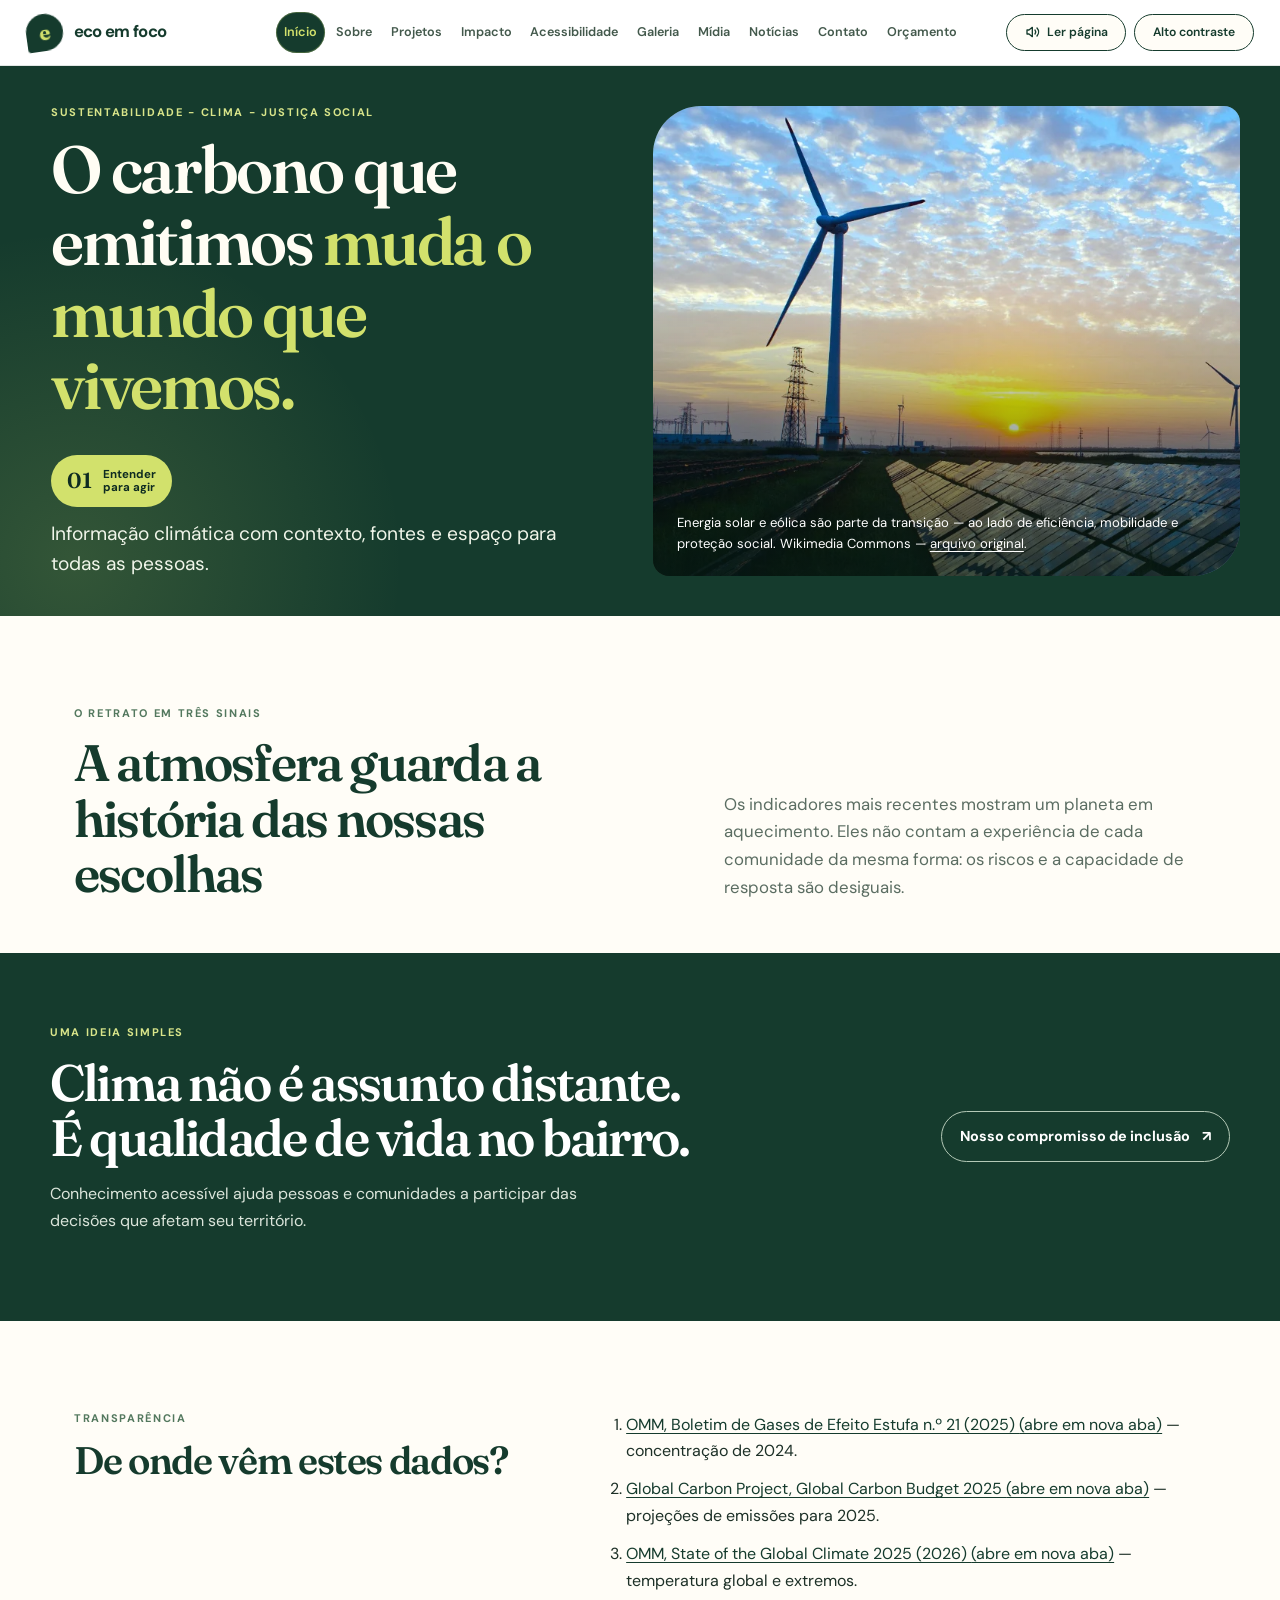
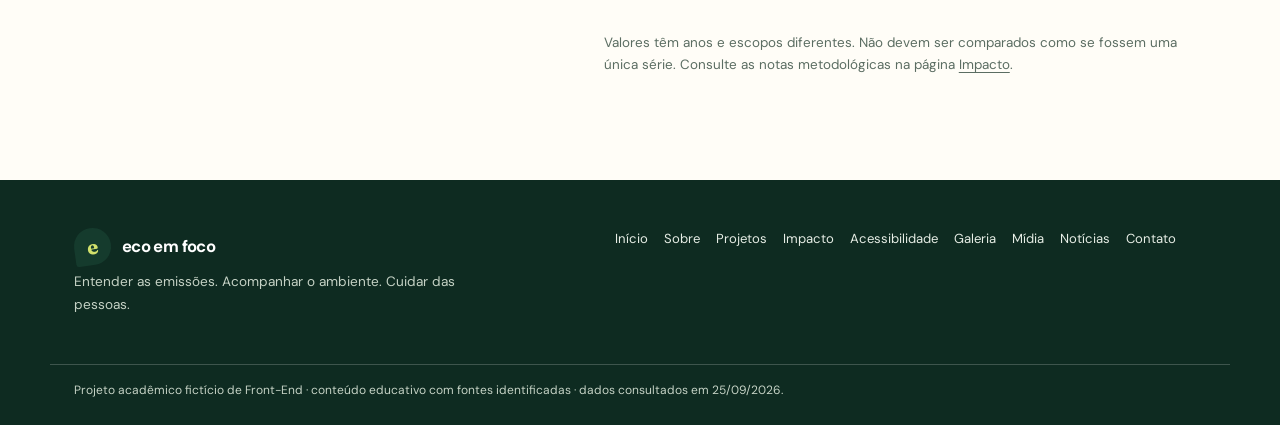
<file: index.html>
<!doctype html>
<html lang="pt-BR">

<head>

  <meta charset="utf-8" />
  <meta name="viewport" content="width=device-width, initial-scale=1" />
  <meta name="description"
    content="Entenda emissões de carbono, clima e justiça social com fontes e linguagem acessível." />

  <meta name="theme-color" content="#153b2d" />
  <title>Início | Eco em Foco</title>
  <link rel="icon" type="image/svg+xml" href="assets/favicon.svg" />
  <link rel="canonical" href="https://ecofoco.up.railway.app/" />
  <meta name="robots" content="index, follow" />
  <meta property="og:site_name" content="Eco em Foco" />

  <meta property="og:title" content="Início | Eco em Foco" />
  <meta property="og:description"
    content="Entenda emissões de carbono, clima e justiça social com fontes e linguagem acessível." />
  <meta property="og:url" content="https://ecofoco.up.railway.app/" />
  <meta property="og:image" content="https://ecofoco.up.railway.app/assets/social-preview.png" />
  <meta property="og:image:width" content="1200" />
  <meta property="og:image:height" content="630" />
  <meta property="og:image:type" content="image/png" />
  <meta property="og:image:alt" content="Marca Eco em Foco e frase Entender para agir pelo clima" />

  <link rel="stylesheet" href="css/styles.css" />
</head>

<body>
  <a class="skip-link" href="#conteudo">Ir para o conteúdo principal</a>

  <header class="site-header">
    <div class="header-inner">
      <a class="brand" href="index.html"><span class="brand-mark"
          aria-hidden="true">e</span><span class="brand-text">eco em foco</span></a>
      <details class="mobile-nav" open>
        <summary aria-label="Abrir menu de navegação">Menu</summary>
        <nav class="main-nav" id="menu-principal" aria-label="Navegação principal">
          <a href="index.html" aria-current="page">Início</a>
          <a href="sobre.html">Sobre</a>
          <a href="projetos.html">Projetos</a>
          <a href="impacto.html">Impacto</a>
          <a href="acessibilidade.html">Acessibilidade</a>
          <a href="galeria.html">Galeria</a>
          <a href="midia.html">Mídia</a>
          <a href="noticias.html">Notícias</a>
          <a href="contato.html">Contato</a>
          <a href="orcamento_hospedagem.html">Orçamento</a>
        </nav>
      </details>
      <div class="accessibility-controls" role="group" aria-label="Ferramentas de acessibilidade">
        <button type="button" data-read-page aria-pressed="false"><svg class="audio-icon" viewBox="0 0 24 24"
            fill="none" stroke="currentColor" stroke-width="2" stroke-linecap="round" stroke-linejoin="round"
            aria-hidden="true" focusable="false">
            <path d="M11 5 6 9H3v6h3l5 4V5Z" />
            <path d="M15 9a5 5 0 0 1 0 6" />
            <path d="M18 6a9 9 0 0 1 0 12" />
          </svg><span class="read-label">Ler página</span></button>
        <button type="button" data-contrast aria-pressed="false"><svg class="contrast-icon" viewBox="0 0 24 24"
            fill="none" stroke="currentColor" stroke-width="2" stroke-linecap="round" stroke-linejoin="round"
            aria-hidden="true" focusable="false">
            <circle cx="12" cy="12" r="9" />
            <path d="M12 3a9 9 0 0 0 0 18V3Z" fill="currentColor" stroke="none" />
          </svg><span class="contrast-label">Alto contraste</span></button>
      </div>
    </div>
  </header>
  <main id="conteudo" tabindex="-1">
    <section class="hero" aria-labelledby="hero-title">

      <div class="hero-title">
        <p class="eyebrow">Sustentabilidade - Clima - Justiça social</p>

        <h1 id="hero-title">
          O carbono que emitimos <em>muda o mundo que vivemos.</em>
        </h1>

        <p class="hero-stamp">
          <span aria-hidden="true">01</span><span>Entender<br />para agir</span>
        </p>

        <p class="hero-note">
          Informação climática com contexto, fontes e espaço para todas as
          pessoas.
        </p>
      </div>

      <figure class="hero-photo">
        <picture>
          <source srcset="assets/renewable-energy-grid.webp" type="image/webp" />
          <img src="https://commons.wikimedia.org/wiki/Special:FilePath/Renewable_Energy_on_the_Grid.jpg"
            alt="Painéis solares e turbinas eólicas ligados à rede elétrica" width="886" height="621" />
        </picture>
        <figcaption>
          Energia solar e eólica são parte da transição — ao lado de
          eficiência, mobilidade e proteção social.
          Wikimedia Commons —
          <a href="https://commons.wikimedia.org/wiki/File:Renewable_Energy_on_the_Grid.jpg">arquivo original</a>.
        </figcaption>
      </figure>

    </section>
    <section class="section intro-grid" aria-labelledby="intro-title">
      <div>
        <p class="eyebrow eyebrow-dark">O retrato em três sinais</p>
        <h2 id="intro-title">
          A atmosfera guarda a história das nossas escolhas
        </h2>
      </div>

      <p class="section-lede">
        Os indicadores mais recentes mostram um planeta em aquecimento. Eles
        não contam a experiência de cada comunidade da mesma forma: os riscos
        e a capacidade de resposta são desiguais.
      </p>
    </section>
    <section class="section dark-band" aria-labelledby="clima-bairro-title">
      <div>
        <p class="eyebrow">Uma ideia simples</p>
        <h2 id="clima-bairro-title">
          Clima não é assunto distante. É qualidade de vida no bairro.
        </h2>
        <p>
          Conhecimento acessível ajuda pessoas e comunidades a participar das
          decisões que afetam seu território.
        </p>
      </div>
      <a class="button button-outline" href="acessibilidade.html">Nosso compromisso de inclusão <span
          aria-hidden="true">↗</span></a>
    </section>

    <section class="section source-strip" id="fontes" aria-labelledby="sources-title">
      <div>
        <p class="eyebrow eyebrow-dark">Transparência</p>
        <h2 id="sources-title">De onde vêm estes dados?</h2>
      </div>
      <ol class="source-list">
        <li>
          <a href="https://wmo.int/resources/publication-series/greenhouse-gas-bulletin/wmo-greenhouse-gas-bulletin-no-21"
            target="_blank" rel="noopener noreferrer">OMM, Boletim de Gases de Efeito Estufa n.º 21 (2025)
            <span class="visually-hidden">(abre em nova aba)</span></a>
          — concentração de 2024.
        </li>
        <li>
          <a href="https://globalcarbonbudget.org/fossil-fuel-co2-emissions-hit-record-high-in-2025/" target="_blank"
            rel="noopener noreferrer">Global Carbon Project, Global Carbon Budget 2025
            <span class="visually-hidden">(abre em nova aba)</span></a>
          — projeções de emissões para 2025.
        </li>
        <li>
          <a href="https://wmo.int/publication-series/state-of-global-climate/state-of-global-climate-2025"
            target="_blank" rel="noopener noreferrer">OMM, State of the Global Climate 2025 (2026)
            <span class="visually-hidden">(abre em nova aba)</span></a>
          — temperatura global e extremos.
        </li>
      </ol>
      <p class="small-note">
        Valores têm anos e escopos diferentes. Não devem ser comparados como
        se fossem uma única série. Consulte as notas metodológicas na página
        <a href="impacto.html">Impacto</a>.
      </p>
    </section>
  </main>

  <footer class="site-footer">
    <div class="footer-inner">
      <div>
        <a class="brand footer-brand" href="index.html"><span
            class="brand-mark" aria-hidden="true">e</span><span class="brand-text">eco em foco</span></a>
        <p>
          Entender as emissões. Acompanhar o ambiente. Cuidar das pessoas.
        </p>
      </div>

      <nav class="footer-links" aria-label="Navegação no rodapé">
        <a href="index.html" aria-current="page">Início</a>
        <a href="sobre.html">Sobre</a>
        <a href="projetos.html">Projetos</a>
        <a href="impacto.html">Impacto</a>
        <a href="acessibilidade.html">Acessibilidade</a>
        <a href="galeria.html">Galeria</a>
        <a href="midia.html">Mídia</a>
        <a href="noticias.html">Notícias</a>
        <a href="contato.html">Contato</a>
      </nav>
    </div>
    <div class="footer-bottom">
      Projeto acadêmico fictício de Front-End · conteúdo educativo com fontes
      identificadas · dados consultados em 25/09/2026.
    </div>
  </footer>
  <script src="js/acessibilidade.js" defer></script>
  <script src="https://vlibras.gov.br/app/vlibras-plugin.js" defer></script>
</body>

</html>
</file>
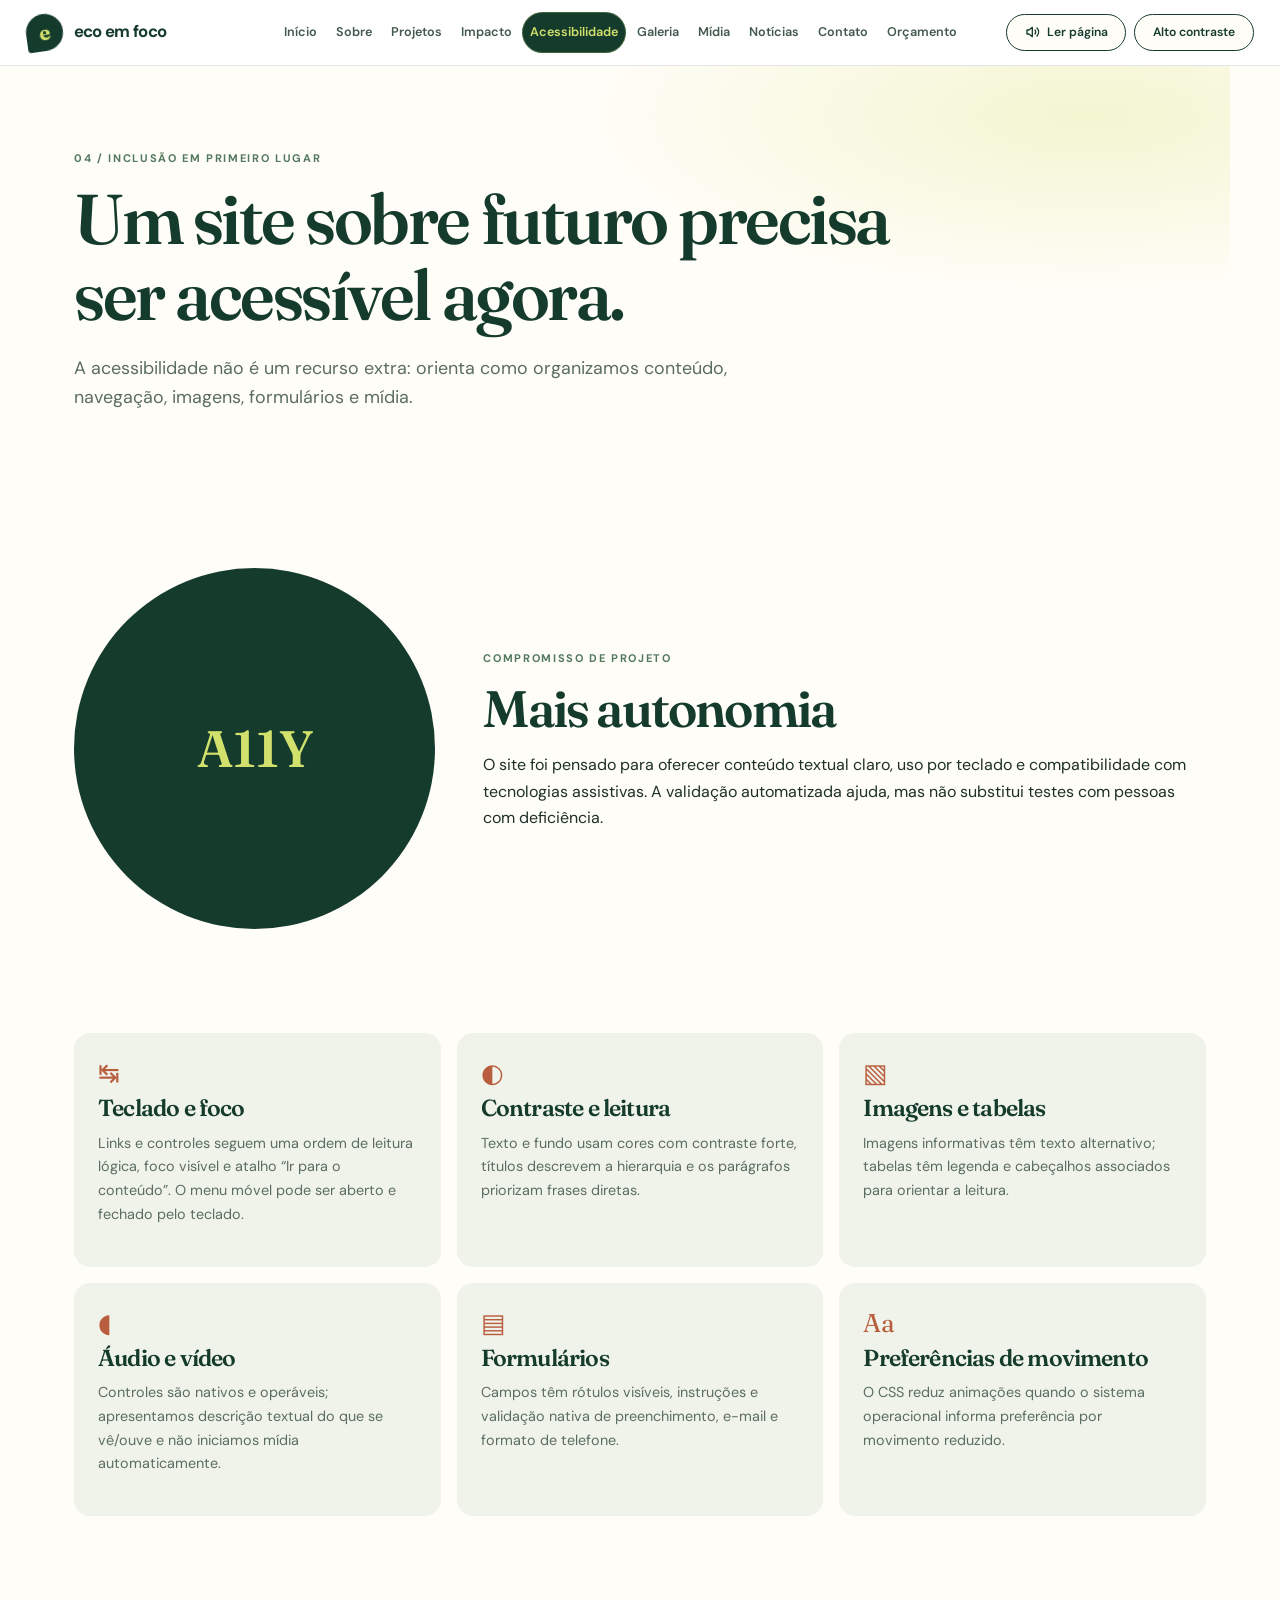
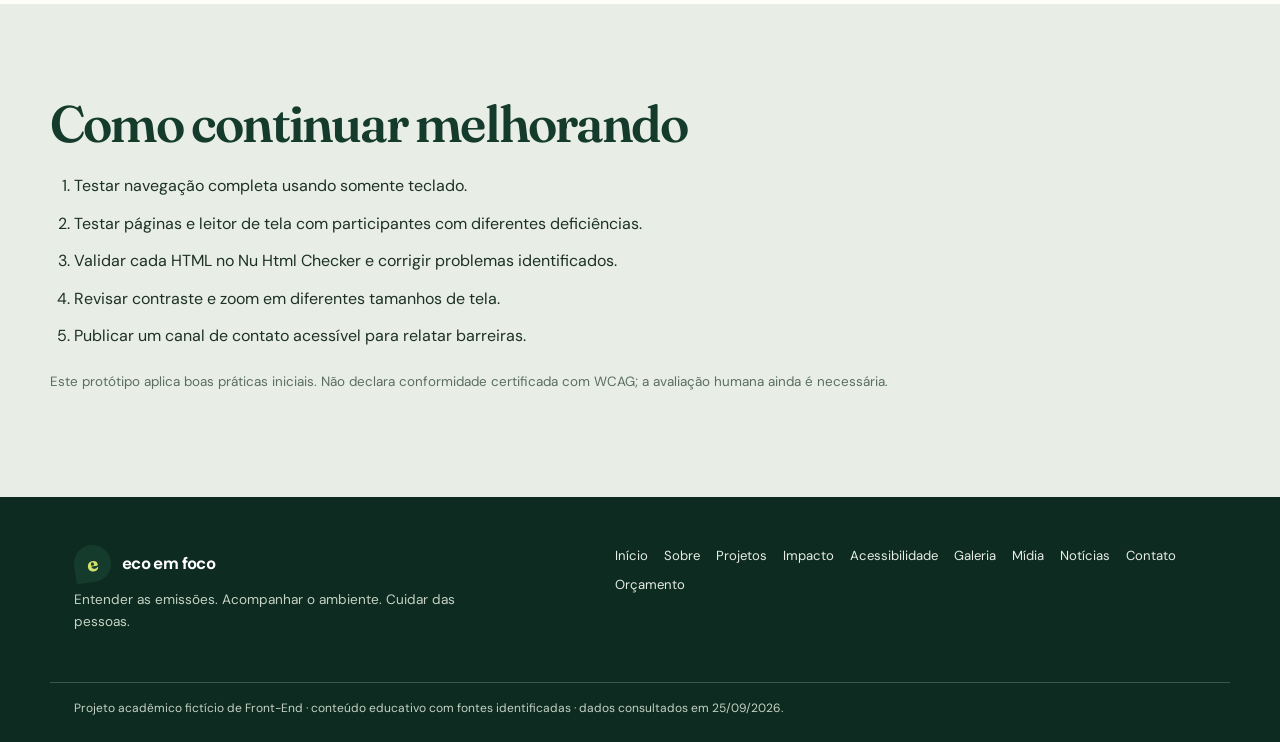
<file: acessibilidade.html>
<!doctype html>
<html lang="pt-BR">

<head>
  <!-- Metadados básicos para idioma, adaptação a telas e descrição nos buscadores. -->
  <meta charset="utf-8" />
  <meta name="viewport" content="width=device-width, initial-scale=1" />
  <meta name="description" content="Conheça os recursos de acessibilidade e inclusão do Eco em Foco." />
  <meta name="theme-color" content="#153b2d" />
  <title>Acessibilidade | Eco em Foco</title>
  <link rel="icon" type="image/svg+xml" href="assets/favicon.svg" />
  <link rel="canonical" href="https://ecofoco.up.railway.app/acessibilidade.html" />
  <meta name="robots" content="index, follow" />

  <meta property="og:type" content="website" />
  <meta property="og:site_name" content="Eco em Foco" />
  <meta property="og:title" content="Mídia | Eco em Foco" />
  <meta property="og:description" content="Acesse vídeos e áudio educativos sobre clima e sustentabilidade." />
  <meta property="og:url" content="https://ecofoco.up.railway.app/midia.html" />

  <meta property="og:image" content="https://ecofoco.up.railway.app/assets/social-preview.png" />
  <meta property="og:image:width" content="1200" />
  <meta property="og:image:height" content="630" />
  <meta property="og:image:type" content="image/png" />
  <meta property="og:image:alt" content="Marca Eco em Foco e frase Entender para agir pelo clima">

  <!-- CSS compartilhado mantém identidade e comportamento consistentes nas dez páginas. -->
  <link rel="stylesheet" href="css/styles.css" />
  <!--
    Aprendendo HTML:
    - <a> cria um link. O atributo href="..." diz para onde ele leva.
    - class="..." funciona como uma categoria: vários elementos podem ter a mesma classe e receber o mesmo estilo.
    - id="..." identifica um elemento único, como um nome especial para esse bloco da página.
    - aria-label="..." ajuda leitores de tela a entenderem o que o elemento faz.
  -->
</head>

<body>
  <a class="skip-link" href="#conteudo">Ir para o conteúdo principal</a>
  <!-- Cabeçalho e navegação globais: o estado atual da página é anunciado por aria-current. -->
  <header class="site-header">
    <div class="header-inner">
      <a class="brand" href="index.html"><span class="brand-mark"
          aria-hidden="true">e</span><span class="brand-text">eco em foco</span></a>
      <details class="mobile-nav" open>
        <summary aria-label="Abrir menu de navegação">Menu</summary>
        <nav class="main-nav" id="menu-principal" aria-label="Navegação principal">
          <a href="index.html">Início</a>
          <a href="sobre.html">Sobre</a>
          <a href="projetos.html">Projetos</a>
          <a href="impacto.html">Impacto</a>
          <a href="acessibilidade.html" aria-current="page">Acessibilidade</a>
          <a href="galeria.html">Galeria</a>
          <a href="midia.html">Mídia</a>
          <a href="noticias.html">Notícias</a>
          <a href="contato.html">Contato</a>
          <a href="orcamento_hospedagem.html">Orçamento</a>
        </nav>
      </details>
      <div class="accessibility-controls" role="group" aria-label="Ferramentas de acessibilidade">
        <button type="button" data-read-page aria-pressed="false"><svg class="audio-icon" viewBox="0 0 24 24"
            fill="none" stroke="currentColor" stroke-width="2" stroke-linecap="round" stroke-linejoin="round"
            aria-hidden="true" focusable="false">
            <path d="M11 5 6 9H3v6h3l5 4V5Z" />
            <path d="M15 9a5 5 0 0 1 0 6" />
            <path d="M18 6a9 9 0 0 1 0 12" />
          </svg><span class="read-label">Ler página</span></button>
        <button type="button" data-contrast aria-pressed="false"><svg class="contrast-icon" viewBox="0 0 24 24"
            fill="none" stroke="currentColor" stroke-width="2" stroke-linecap="round" stroke-linejoin="round"
            aria-hidden="true" focusable="false">
            <circle cx="12" cy="12" r="9" />
            <path d="M12 3a9 9 0 0 0 0 18V3Z" fill="currentColor" stroke="none" />
          </svg><span class="contrast-label">Alto contraste</span></button>
      </div>
    </div>
  </header>
  <!-- main fornece um único destino para o atalho de navegação por teclado. -->
  <main id="conteudo">
    <section class="page-hero">
      <p class="eyebrow eyebrow-dark">04 / inclusão em primeiro lugar</p>
      <h1>Um site sobre futuro precisa ser acessível agora.</h1>
      <p class="page-intro">
        A acessibilidade não é um recurso extra: orienta como organizamos
        conteúdo, navegação, imagens, formulários e mídia.
      </p>
    </section>
    <section class="section access-intro">
      <div class="access-number" aria-hidden="true">A11Y</div>
      <div>
        <p class="eyebrow eyebrow-dark">Compromisso de projeto</p>
        <h2>Mais autonomia</h2>
        <p>
          O site foi pensado para oferecer conteúdo textual claro, uso por
          teclado e compatibilidade com tecnologias assistivas. A validação
          automatizada ajuda, mas não substitui testes com pessoas com
          deficiência.
        </p>
      </div>
    </section>
    <section class="section access-grid">
      <article>
        <span class="access-icon" aria-hidden="true">↹</span>
        <h3>Teclado e foco</h3>
        <p>
          Links e controles seguem uma ordem de leitura lógica, foco visível e
          atalho “Ir para o conteúdo”. O menu móvel pode ser aberto e fechado
          pelo teclado.
        </p>
      </article>
      <article>
        <span class="access-icon" aria-hidden="true">◐</span>
        <h3>Contraste e leitura</h3>
        <p>
          Texto e fundo usam cores com contraste forte, títulos descrevem a
          hierarquia e os parágrafos priorizam frases diretas.
        </p>
      </article>
      <article>
        <span class="access-icon" aria-hidden="true">▧</span>
        <h3>Imagens e tabelas</h3>
        <p>
          Imagens informativas têm texto alternativo; tabelas têm legenda e
          cabeçalhos associados para orientar a leitura.
        </p>
      </article>
      <article>
        <span class="access-icon" aria-hidden="true">◖</span>
        <h3>Áudio e vídeo</h3>
        <p>
          Controles são nativos e operáveis; apresentamos descrição textual do
          que se vê/ouve e não iniciamos mídia automaticamente.
        </p>
      </article>
      <article>
        <span class="access-icon" aria-hidden="true">▤</span>
        <h3>Formulários</h3>
        <p>
          Campos têm rótulos visíveis, instruções e validação nativa de
          preenchimento, e-mail e formato de telefone.
        </p>
      </article>
      <article>
        <span class="access-icon" aria-hidden="true">Aa</span>
        <h3>Preferências de movimento</h3>
        <p>
          O CSS reduz animações quando o sistema operacional informa
          preferência por movimento reduzido.
        </p>
      </article>
    </section>
    <section class="section access-next">
      <h2>Como continuar melhorando</h2>
      <ol>
        <li>Testar navegação completa usando somente teclado.</li>
        <li>
          Testar páginas e leitor de tela com participantes com diferentes
          deficiências.
        </li>
        <li>
          Validar cada HTML no Nu Html Checker e corrigir problemas
          identificados.
        </li>
        <li>Revisar contraste e zoom em diferentes tamanhos de tela.</li>
        <li>
          Publicar um canal de contato acessível para relatar barreiras.
        </li>
      </ol>
      <p class="small-note">
        Este protótipo aplica boas práticas iniciais. Não declara conformidade
        certificada com WCAG; a avaliação humana ainda é necessária.
      </p>
    </section>
  </main>
  <!-- Rodapé repetido oferece caminhos globais e identifica o caráter educativo do projeto. -->
  <footer class="site-footer">
    <div class="footer-inner">
      <div>
        <a class="brand footer-brand" href="index.html"><span class="brand-mark" aria-hidden="true">e</span><span
            class="brand-text">eco em foco</span></a>
        <p>
          Entender as emissões. Acompanhar o ambiente. Cuidar das pessoas.
        </p>
      </div>
      <nav class="footer-links" aria-label="Navegação no rodapé">
        <a href="index.html">Início</a>
        <a href="sobre.html">Sobre</a>
        <a href="projetos.html">Projetos</a>
        <a href="impacto.html">Impacto</a>
        <a href="acessibilidade.html" aria-current="page">Acessibilidade</a>
        <a href="galeria.html">Galeria</a>
        <a href="midia.html">Mídia</a>
        <a href="noticias.html">Notícias</a>
        <a href="contato.html">Contato</a>
        <a href="orcamento_hospedagem.html">Orçamento</a>
      </nav>
    </div>
    <div class="footer-bottom">
      Projeto acadêmico fictício de Front-End · conteúdo educativo com fontes
      identificadas · dados consultados em 25/09/2026.
    </div>
  </footer>
  <script src="js/acessibilidade.js" defer></script>
  <script src="https://vlibras.gov.br/app/vlibras-plugin.js" defer></script>
</body>

</html>
</file>
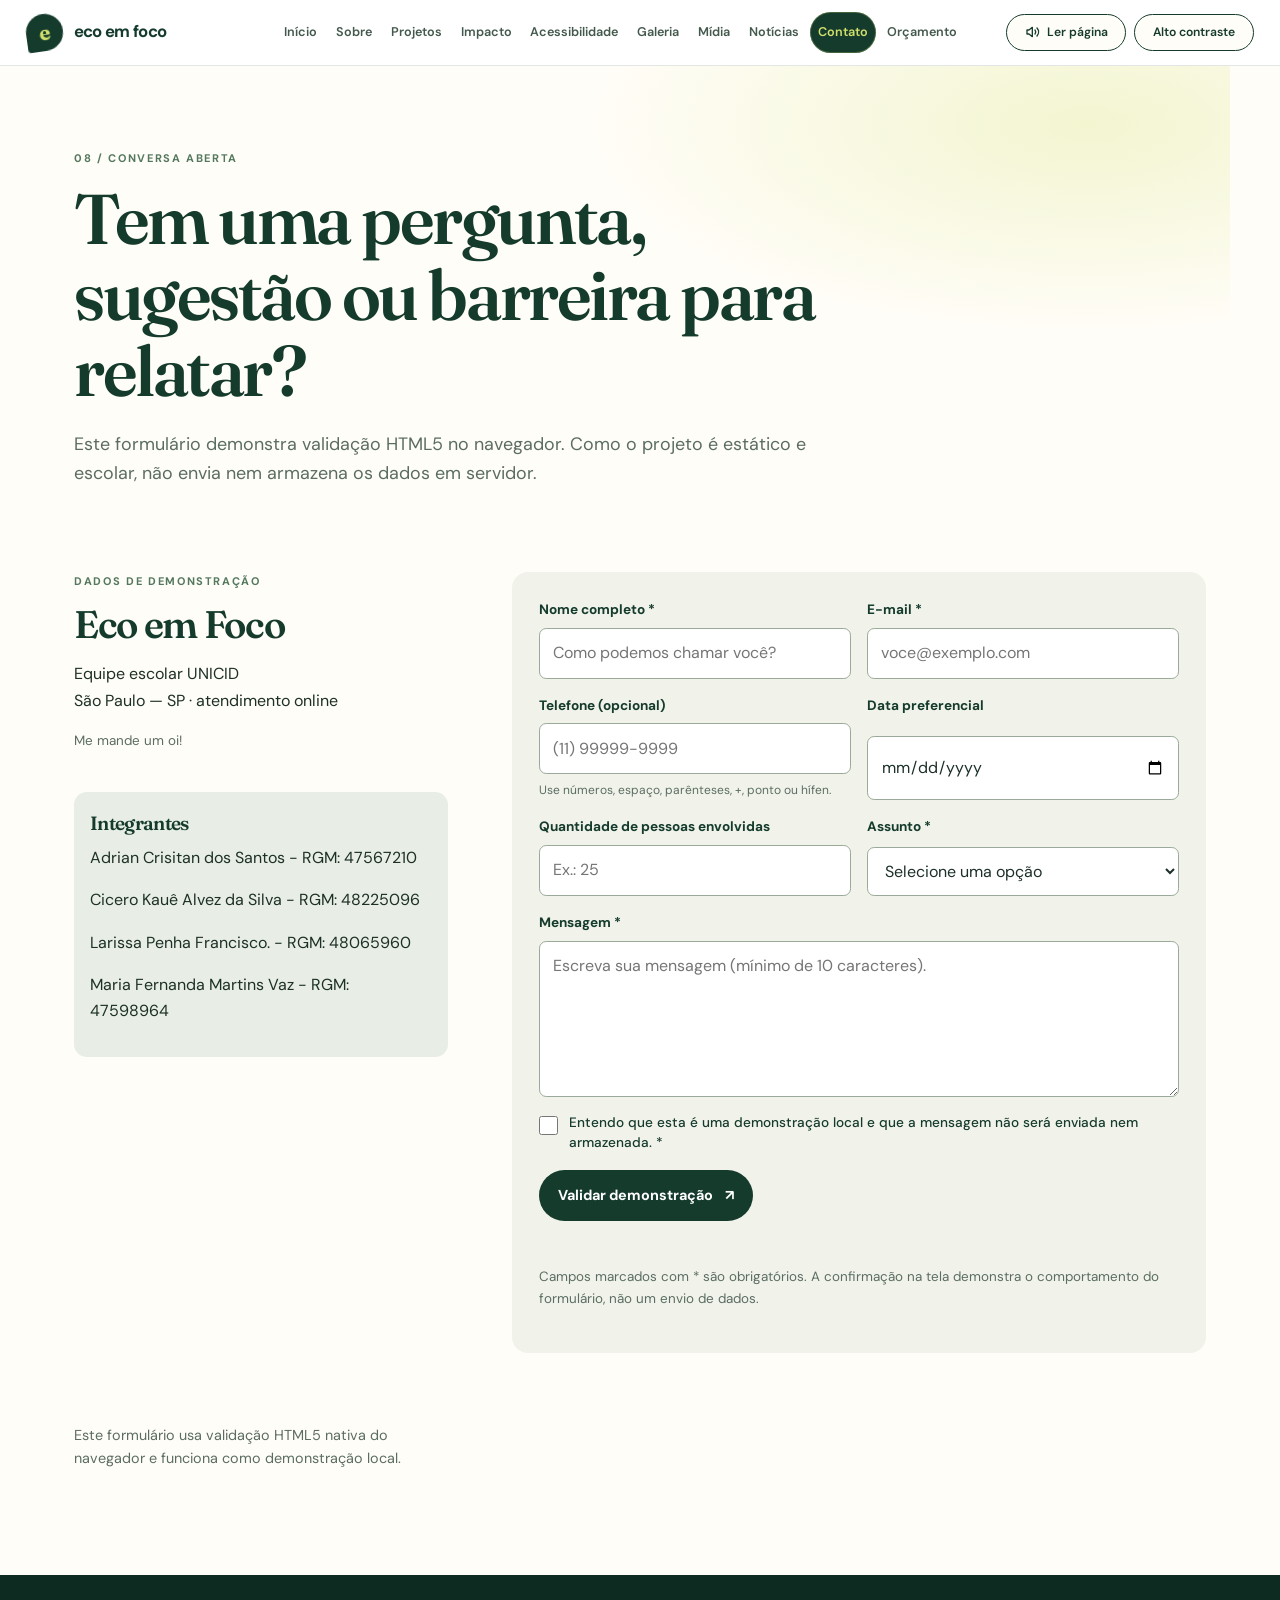
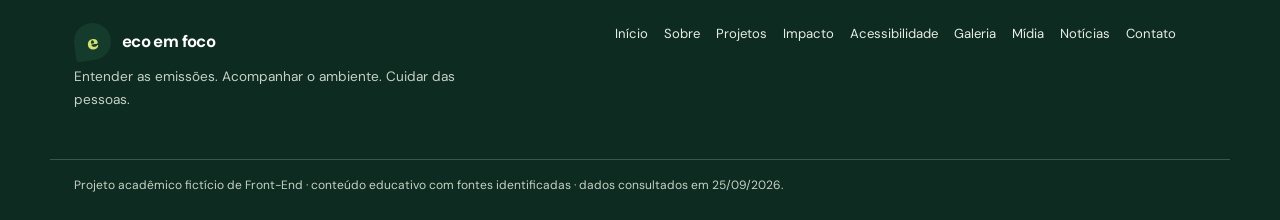
<file: contato.html>
<!doctype html>
<html lang="pt-BR">

<head>

  <meta charset="utf-8" />
  <meta name="viewport" content="width=device-width, initial-scale=1" />
  <meta name="description" content="Entre em contato com a equipe do projeto Eco em Foco." />
  <meta name="theme-color" content="#153b2d" />
  <title>Contato | Eco em Foco</title>
  <link rel="icon" type="image/svg+xml" href="assets/favicon.svg" />
  <link rel="canonical" href="https://ecofoco.up.railway.app/contato.html" />
  <meta name="robots" content="index, follow" />

  <meta property="og:type" content="website" />
  <meta property="og:site_name" content="Eco em Foco" />
  <meta property="og:title" content="Mídia | Eco em Foco" />
  <meta property="og:description" content="Acesse vídeos e áudio educativos sobre clima e sustentabilidade." />
  <meta property="og:url" content="https://ecofoco.up.railway.app/midia.html" />

  <meta property="og:image" content="https://ecofoco.up.railway.app/assets/social-preview.png" />
  <meta property="og:image:width" content="1200" />
  <meta property="og:image:height" content="630" />
  <meta property="og:image:type" content="image/png" />
  <meta property="og:image:alt" content="Marca Eco em Foco e frase Entender para agir pelo clima">

  <link rel="stylesheet" href="css/styles.css" />

</head>

<body>
  <a class="skip-link" href="#conteudo">Ir para o conteúdo principal</a>

  <header class="site-header">
    <div class="header-inner">
      <a class="brand" href="index.html"><span class="brand-mark"
          aria-hidden="true">e</span><span class="brand-text">eco em foco</span></a>
      <details class="mobile-nav" open>
        <summary aria-label="Abrir menu de navegação">Menu</summary>
        <nav class="main-nav" id="menu-principal" aria-label="Navegação principal">
          <a href="index.html">Início</a>
          <a href="sobre.html">Sobre</a>
          <a href="projetos.html">Projetos</a>
          <a href="impacto.html">Impacto</a>
          <a href="acessibilidade.html">Acessibilidade</a>
          <a href="galeria.html">Galeria</a>
          <a href="midia.html">Mídia</a>
          <a href="noticias.html">Notícias</a>
          <a href="contato.html" aria-current="page">Contato</a>
          <a href="orcamento_hospedagem.html">Orçamento</a>
        </nav>
      </details>
      <div class="accessibility-controls" role="group" aria-label="Ferramentas de acessibilidade">
        <button type="button" data-read-page aria-pressed="false"><svg class="audio-icon" viewBox="0 0 24 24"
            fill="none" stroke="currentColor" stroke-width="2" stroke-linecap="round" stroke-linejoin="round"
            aria-hidden="true" focusable="false">
            <path d="M11 5 6 9H3v6h3l5 4V5Z" />
            <path d="M15 9a5 5 0 0 1 0 6" />
            <path d="M18 6a9 9 0 0 1 0 12" />
          </svg><span class="read-label">Ler página</span></button>
        <button type="button" data-contrast aria-pressed="false"><svg class="contrast-icon" viewBox="0 0 24 24"
            fill="none" stroke="currentColor" stroke-width="2" stroke-linecap="round" stroke-linejoin="round"
            aria-hidden="true" focusable="false">
            <circle cx="12" cy="12" r="9" />
            <path d="M12 3a9 9 0 0 0 0 18V3Z" fill="currentColor" stroke="none" />
          </svg><span class="contrast-label">Alto contraste</span></button>
      </div>
    </div>
  </header>

  <main id="conteudo">
    <section class="page-hero">
      <p class="eyebrow eyebrow-dark">08 / conversa aberta</p>
      <h1>Tem uma pergunta, sugestão ou barreira para relatar?</h1>
      <p class="page-intro">
        Este formulário demonstra validação HTML5 no navegador. Como o projeto
        é estático e escolar, não envia nem armazena os dados em servidor.
      </p>
    </section>
    <section class="section contact-layout">
      <div class="contact-aside">
        <p class="eyebrow eyebrow-dark">Dados de demonstração</p>
        <h2>Eco em Foco</h2>
        <p>Equipe escolar UNICID<br />São Paulo — SP · atendimento online</p>

        <p class="small-note">Me mande um oi!</p>

        <div class="team-note">
          <h3>Integrantes</h3>
          <p>Adrian Crisitan dos Santos - RGM: 47567210</p>
          <p>Cicero Kauê Alvez da Silva - RGM: 48225096</p>
          <p>Larissa Penha Francisco. - RGM: 48065960</p>
          <p>Maria Fernanda Martins Vaz - RGM: 47598964 </p>

        </div>

      </div>
      <form class="contact-form" aria-label="Formulário de contato">
        <div class="form-row">
          <div class="form-field">
            <label for="nome">Nome completo <span aria-hidden="true">*</span></label><input id="nome" name="nome"
              type="text" autocomplete="name" required minlength="2" placeholder="Como podemos chamar você?" />
          </div>
          <div class="form-field">
            <label for="email">E-mail <span aria-hidden="true">*</span></label><input id="email" name="email"
              type="email" autocomplete="email" required placeholder="voce@exemplo.com" />
          </div>
        </div>
        <div class="form-row">
          <div class="form-field">
            <label for="telefone">Telefone (opcional)</label><input id="telefone" name="telefone" type="tel"
              autocomplete="tel" inputmode="tel" pattern="[0-9()+ .-]{8,20}" aria-describedby="telefone-ajuda"
              placeholder="(11) 99999-9999" />
            <small id="telefone-ajuda">Use números, espaço, parênteses, +, ponto ou hífen.
            </small>
          </div>
          <div class="form-field">
            <label for="data-contato">Data preferencial</label><input id="data-contato" name="data-contato"
              type="date" />
          </div>
        </div>
        <div class="form-row">
          <div class="form-field">
            <label for="quantidade">Quantidade de pessoas envolvidas</label><input id="quantidade" name="quantidade"
              type="number" min="1" max="1000" step="1" placeholder="Ex.: 25" />
          </div>
          <div class="form-field">
            <label for="assunto">Assunto <span aria-hidden="true">*</span></label><select id="assunto" name="assunto"
              required>
              <option value="">Selecione uma opção</option>
              <option value="duvida">Dúvida sobre carbono e clima</option>
              <option value="acessibilidade">
                Acessibilidade ou inclusão
              </option>
              <option value="sugestao">Sugestão de conteúdo</option>
              <option value="outro">Outro assunto</option>
            </select>
          </div>
        </div>
        <div class="form-field">
          <label for="mensagem">Mensagem <span aria-hidden="true">*</span></label><textarea id="mensagem"
            name="mensagem" rows="5" required minlength="10"
            placeholder="Escreva sua mensagem (mínimo de 10 caracteres)."></textarea>
        </div>
        <div class="form-consent">
          <input id="consentimento" name="consentimento" type="checkbox" required />
          <label for="consentimento">
            Entendo que esta é uma demonstração local e que a mensagem não
            será enviada nem armazenada.
            <span aria-hidden="true">*</span>
          </label>
        </div>
        <button class="button button-dark" type="submit">
          Validar demonstração <span aria-hidden="true">↗</span>
        </button>
        <p id="form-feedback" class="form-feedback" role="status" aria-live="polite">
        </p>
        <p class="small-note">
          Campos marcados com * são obrigatórios. A confirmação na tela
          demonstra o comportamento do formulário, não um envio de dados.
        </p>

      </form>
      <p class="form-static-note">
        Este formulário usa validação HTML5 nativa do navegador e funciona
        como demonstração local.
      </p>
    </section>
  </main>

  <footer class="site-footer">
    <div class="footer-inner">
      <div>
        <a class="brand footer-brand" href="index.html">
          <span class="brand-mark" aria-hidden="true">e</span>
          <span class="brand-text">eco em foco</span>
        </a>
        <p>
          Entender as emissões. Acompanhar o ambiente. Cuidar das pessoas.
        </p>
      </div>
      <nav class="footer-links" aria-label="Navegação no rodapé">
        <a href="index.html">Início</a>
        <a href="sobre.html">Sobre</a>
        <a href="projetos.html">Projetos</a>
        <a href="impacto.html">Impacto</a>
        <a href="acessibilidade.html">Acessibilidade</a>
        <a href="galeria.html">Galeria</a>
        <a href="midia.html">Mídia</a>
        <a href="noticias.html">Notícias</a>
        <a href="contato.html" aria-current="page">Contato</a>
      </nav>
    </div>
    <div class="footer-bottom">
      Projeto acadêmico fictício de Front-End · conteúdo educativo com fontes
      identificadas · dados consultados em 25/09/2026.
    </div>
  </footer>
  <script src="js/acessibilidade.js" defer></script>
  <script src="https://vlibras.gov.br/app/vlibras-plugin.js" defer></script>
</body>

</html>
</file>
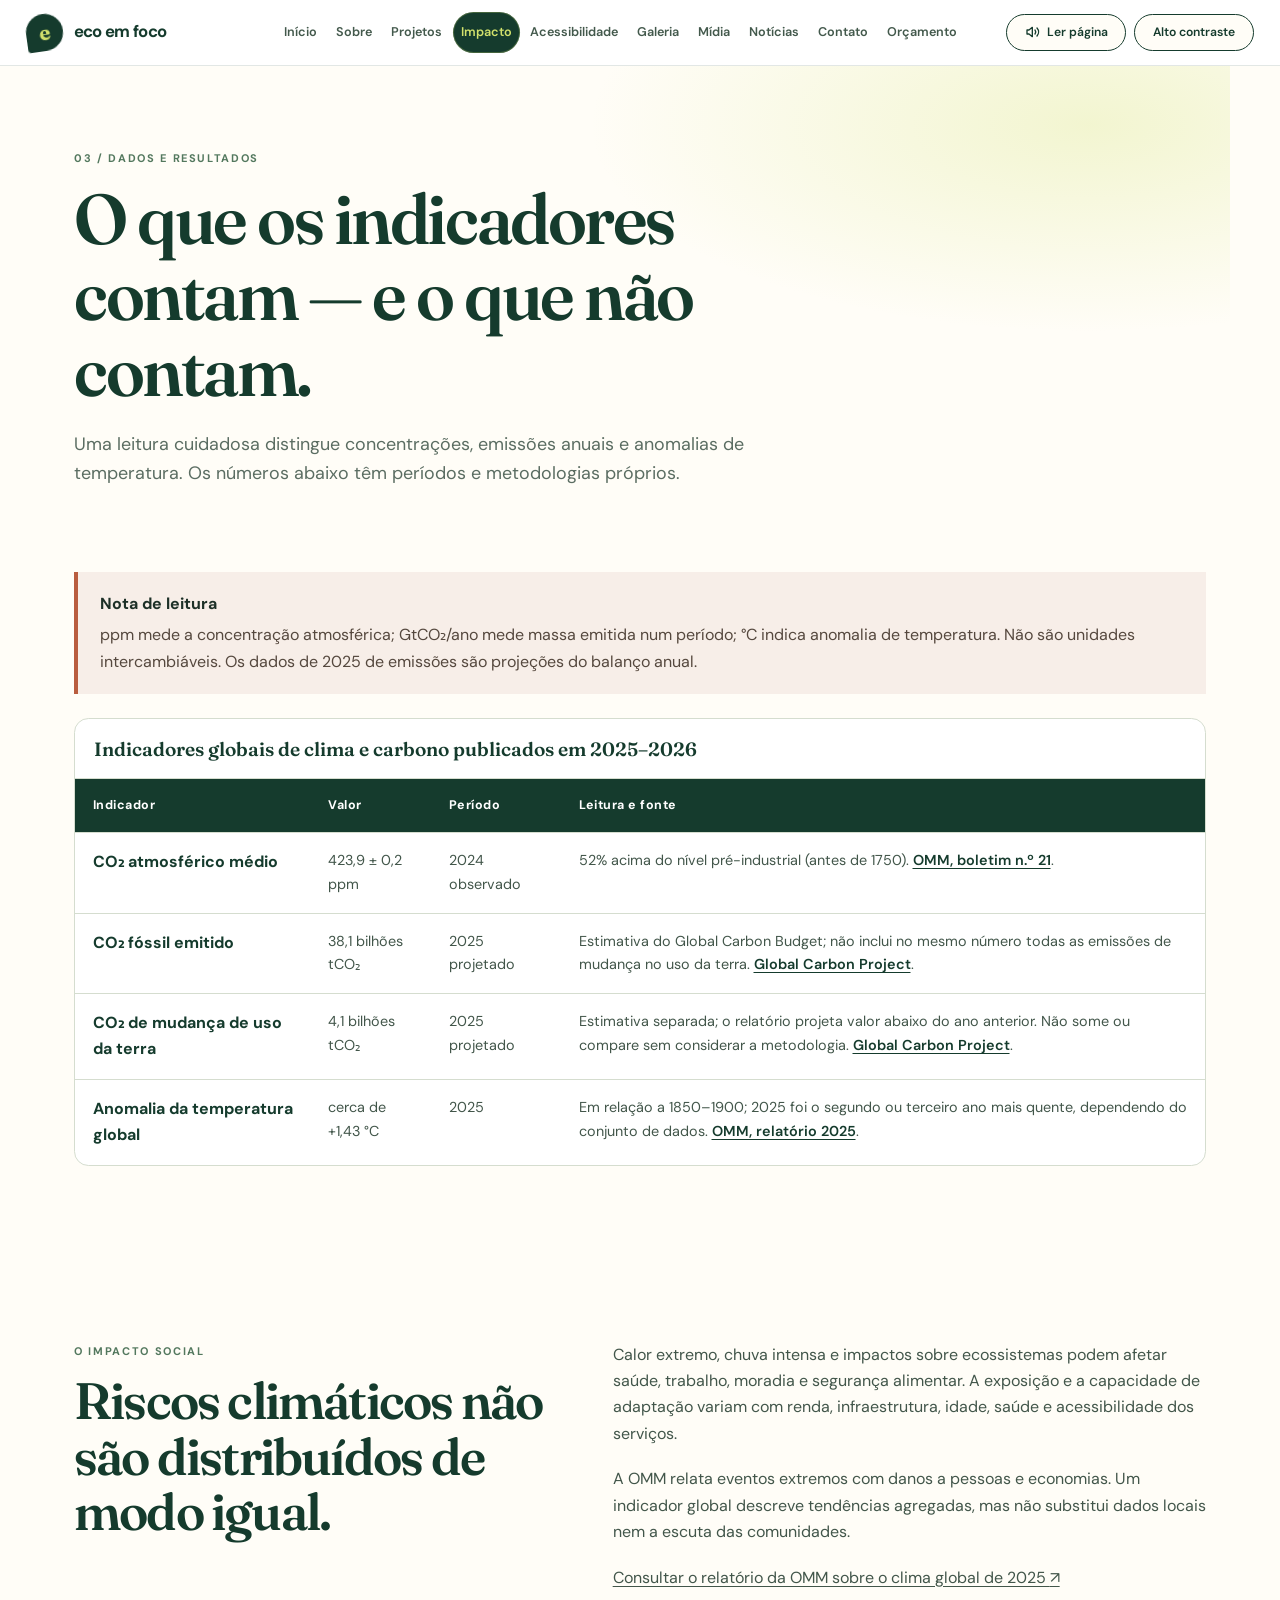
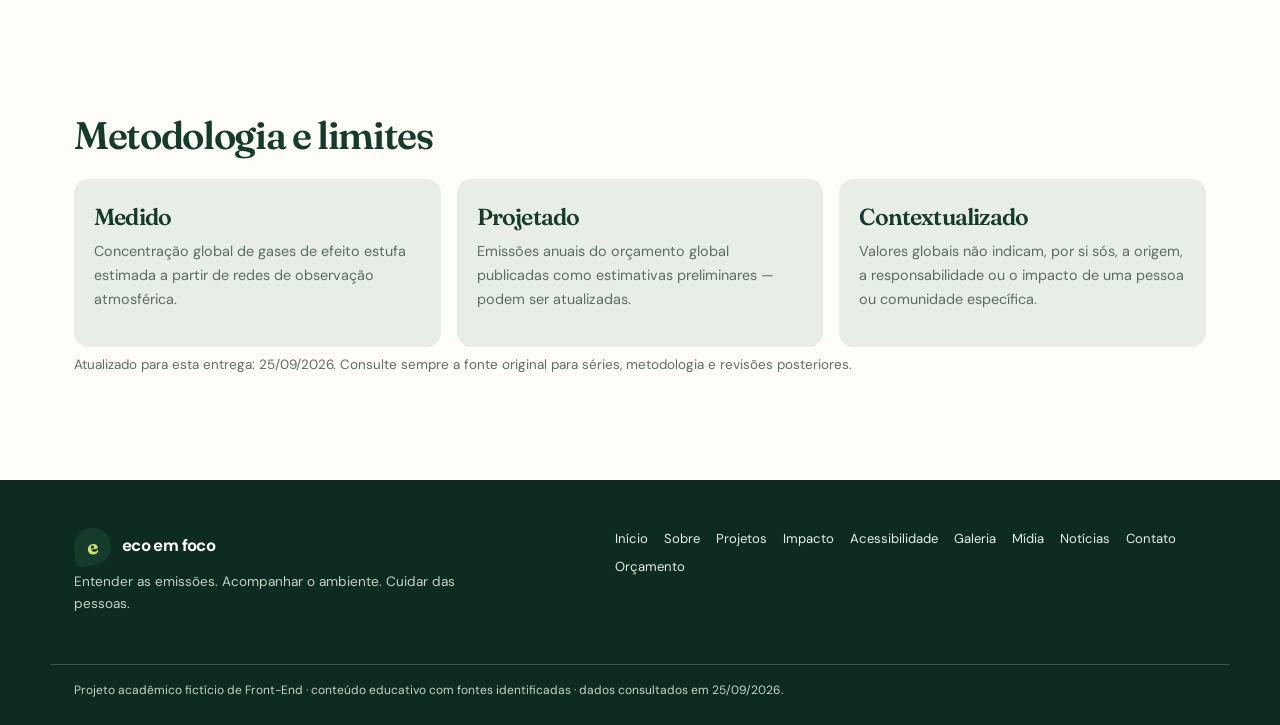
<file: impacto.html>
<!doctype html>
<html lang="pt-BR">

<head>
  <!-- Metadados básicos para idioma, adaptação a telas e descrição nos buscadores. -->
  <meta charset="utf-8" />
  <meta name="viewport" content="width=device-width, initial-scale=1" />
  <meta name="description"
    content="Explore dados e fontes sobre emissões de carbono, aquecimento global e impacto social." />
  <meta name="theme-color" content="#153b2d" />
  <title>Impacto | Eco em Foco</title>
  <link rel="icon" type="image/svg+xml" href="assets/favicon.svg" />
  <link rel="canonical" href="https://ecofoco.up.railway.app/impacto.html" />
  <meta name="robots" content="index, follow" />

  <meta property="og:type" content="website" />
  <meta property="og:site_name" content="Eco em Foco" />
  <meta property="og:title" content="Mídia | Eco em Foco" />
  <meta property="og:description" content="Acesse vídeos e áudio educativos sobre clima e sustentabilidade." />
  <meta property="og:url" content="https://ecofoco.up.railway.app/midia.html" />

  <meta property="og:image" content="https://ecofoco.up.railway.app/assets/social-preview.png" />
  <meta property="og:image:width" content="1200" />
  <meta property="og:image:height" content="630" />
  <meta property="og:image:type" content="image/png" />
  <meta property="og:image:alt" content="Marca Eco em Foco e frase Entender para agir pelo clima">

  <!-- CSS compartilhado mantém identidade e comportamento consistentes nas dez páginas. -->
  <link rel="stylesheet" href="css/styles.css" />
  <!--
    Aprendendo HTML:
    - <a> cria um link. O atributo href="..." diz para onde ele leva.
    - class="..." funciona como uma categoria: vários elementos podem ter a mesma classe e receber o mesmo estilo.
    - id="..." identifica um elemento único, como um nome especial para esse bloco da página.
    - aria-label="..." ajuda leitores de tela a entenderem o que o elemento faz.
  -->
</head>

<body>
  <a class="skip-link" href="#conteudo">Ir para o conteúdo principal</a>
  <!-- Cabeçalho e navegação globais: o estado atual da página é anunciado por aria-current. -->
  <header class="site-header">
    <div class="header-inner">
      <a class="brand" href="index.html"><span class="brand-mark"
          aria-hidden="true">e</span><span class="brand-text">eco em foco</span></a>
      <details class="mobile-nav" open>
        <summary aria-label="Abrir menu de navegação">Menu</summary>
        <nav class="main-nav" id="menu-principal" aria-label="Navegação principal">
          <a href="index.html">Início</a>
          <a href="sobre.html">Sobre</a>
          <a href="projetos.html">Projetos</a>
          <a href="impacto.html" aria-current="page">Impacto</a>
          <a href="acessibilidade.html">Acessibilidade</a>
          <a href="galeria.html">Galeria</a>
          <a href="midia.html">Mídia</a>
          <a href="noticias.html">Notícias</a>
          <a href="contato.html">Contato</a>
          <a href="orcamento_hospedagem.html">Orçamento</a>
        </nav>
      </details>
      <div class="accessibility-controls" role="group" aria-label="Ferramentas de acessibilidade">
        <button type="button" data-read-page aria-pressed="false"><svg class="audio-icon" viewBox="0 0 24 24"
            fill="none" stroke="currentColor" stroke-width="2" stroke-linecap="round" stroke-linejoin="round"
            aria-hidden="true" focusable="false">
            <path d="M11 5 6 9H3v6h3l5 4V5Z" />
            <path d="M15 9a5 5 0 0 1 0 6" />
            <path d="M18 6a9 9 0 0 1 0 12" />
          </svg><span class="read-label">Ler página</span></button>
        <button type="button" data-contrast aria-pressed="false"><svg class="contrast-icon" viewBox="0 0 24 24"
            fill="none" stroke="currentColor" stroke-width="2" stroke-linecap="round" stroke-linejoin="round"
            aria-hidden="true" focusable="false">
            <circle cx="12" cy="12" r="9" />
            <path d="M12 3a9 9 0 0 0 0 18V3Z" fill="currentColor" stroke="none" />
          </svg><span class="contrast-label">Alto contraste</span></button>
      </div>
    </div>
  </header>
  <!-- main fornece um único destino para o atalho de navegação por teclado. -->
  <main id="conteudo">
    <section class="page-hero">
      <p class="eyebrow eyebrow-dark">03 / dados e resultados</p>
      <h1>O que os indicadores contam — e o que não contam.</h1>
      <p class="page-intro">
        Uma leitura cuidadosa distingue concentrações, emissões anuais e
        anomalias de temperatura. Os números abaixo têm períodos e
        metodologias próprios.
      </p>
    </section>
    <section class="section data-overview" id="dados">
      <div class="data-note">
        <strong>Nota de leitura</strong>
        <p>
          ppm mede a concentração atmosférica; GtCO₂/ano mede massa emitida
          num período; °C indica anomalia de temperatura. Não são unidades
          intercambiáveis. Os dados de 2025 de emissões são projeções do
          balanço anual.
        </p>
      </div>
      <div class="table-wrap">
        <table>
          <caption>
            Indicadores globais de clima e carbono publicados em 2025–2026
          </caption>
          <thead>
            <tr>
              <th scope="col">Indicador</th>
              <th scope="col">Valor</th>
              <th scope="col">Período</th>
              <th scope="col">Leitura e fonte</th>
            </tr>
          </thead>
          <tbody>
            <tr>
              <th scope="row">CO₂ atmosférico médio</th>
              <td>423,9 ± 0,2 ppm</td>
              <td>2024 observado</td>
              <td>
                52% acima do nível pré-industrial (antes de 1750).
                <a href="https://wmo.int/resources/publication-series/greenhouse-gas-bulletin/wmo-greenhouse-gas-bulletin-no-21"
                  target="_blank" rel="noopener">OMM, boletim n.º 21</a>.
              </td>
            </tr>
            <tr>
              <th scope="row">CO₂ fóssil emitido</th>
              <td>38,1 bilhões tCO₂</td>
              <td>2025 projetado</td>
              <td>
                Estimativa do Global Carbon Budget; não inclui no mesmo número
                todas as emissões de mudança no uso da terra.
                <a href="https://globalcarbonbudget.org/fossil-fuel-co2-emissions-hit-record-high-in-2025/"
                  target="_blank" rel="noopener">Global Carbon Project</a>.
              </td>
            </tr>
            <tr>
              <th scope="row">CO₂ de mudança de uso da terra</th>
              <td>4,1 bilhões tCO₂</td>
              <td>2025 projetado</td>
              <td>
                Estimativa separada; o relatório projeta valor abaixo do ano
                anterior. Não some ou compare sem considerar a metodologia.
                <a href="https://globalcarbonbudget.org/fossil-fuel-co2-emissions-hit-record-high-in-2025/"
                  target="_blank" rel="noopener">Global Carbon Project</a>.
              </td>
            </tr>
            <tr>
              <th scope="row">Anomalia da temperatura global</th>
              <td>cerca de +1,43 °C</td>
              <td>2025</td>
              <td>
                Em relação a 1850–1900; 2025 foi o segundo ou terceiro ano
                mais quente, dependendo do conjunto de dados.
                <a href="https://wmo.int/publication-series/state-of-global-climate/state-of-global-climate-2025"
                  target="_blank" rel="noopener">OMM, relatório 2025</a>.
              </td>
            </tr>
          </tbody>
        </table>
      </div>
    </section>
    <section class="section impact-context">
      <div>
        <p class="eyebrow eyebrow-dark">O impacto social</p>
        <h2>Riscos climáticos não são distribuídos de modo igual.</h2>
      </div>
      <div class="rich-copy">
        <p>
          Calor extremo, chuva intensa e impactos sobre ecossistemas podem
          afetar saúde, trabalho, moradia e segurança alimentar. A exposição e
          a capacidade de adaptação variam com renda, infraestrutura, idade,
          saúde e acessibilidade dos serviços.
        </p>
        <p>
          A OMM relata eventos extremos com danos a pessoas e economias. Um
          indicador global descreve tendências agregadas, mas não substitui
          dados locais nem a escuta das comunidades.
        </p>
        <a href="https://wmo.int/publication-series/state-of-global-climate/state-of-global-climate-2025"
          target="_blank" rel="noopener">Consultar o relatório da OMM sobre o clima global de 2025
          <span aria-hidden="true">↗</span></a>
      </div>
    </section>
    <section class="section methodology">
      <h2>Metodologia e limites</h2>
      <div class="method-grid">
        <article>
          <h3>Medido</h3>
          <p>
            Concentração global de gases de efeito estufa estimada a partir de
            redes de observação atmosférica.
          </p>
        </article>
        <article>
          <h3>Projetado</h3>
          <p>
            Emissões anuais do orçamento global publicadas como estimativas
            preliminares — podem ser atualizadas.
          </p>
        </article>
        <article>
          <h3>Contextualizado</h3>
          <p>
            Valores globais não indicam, por si sós, a origem, a
            responsabilidade ou o impacto de uma pessoa ou comunidade
            específica.
          </p>
        </article>
      </div>
      <p class="small-note">
        Atualizado para esta entrega: 25/09/2026. Consulte sempre a fonte
        original para séries, metodologia e revisões posteriores.
      </p>
    </section>
  </main>
  <!-- Rodapé repetido oferece caminhos globais e identifica o caráter educativo do projeto. -->
  <footer class="site-footer">
    <div class="footer-inner">
      <div>
        <a class="brand footer-brand" href="index.html"><span class="brand-mark" aria-hidden="true">e</span><span
            class="brand-text">eco em foco</span></a>
        <p>
          Entender as emissões. Acompanhar o ambiente. Cuidar das pessoas.
        </p>
      </div>
      <nav class="footer-links" aria-label="Navegação no rodapé">
        <a href="index.html">Início</a>
        <a href="sobre.html">Sobre</a>
        <a href="projetos.html">Projetos</a>
        <a href="impacto.html" aria-current="page">Impacto</a>
        <a href="acessibilidade.html">Acessibilidade</a>
        <a href="galeria.html">Galeria</a>
        <a href="midia.html">Mídia</a>
        <a href="noticias.html">Notícias</a>
        <a href="contato.html">Contato</a>
        <a href="orcamento_hospedagem.html">Orçamento</a>
      </nav>
    </div>
    <div class="footer-bottom">
      Projeto acadêmico fictício de Front-End · conteúdo educativo com fontes
      identificadas · dados consultados em 25/09/2026.
    </div>
  </footer>
  <script src="js/acessibilidade.js" defer></script>
  <script src="https://vlibras.gov.br/app/vlibras-plugin.js" defer></script>
</body>

</html>
</file>
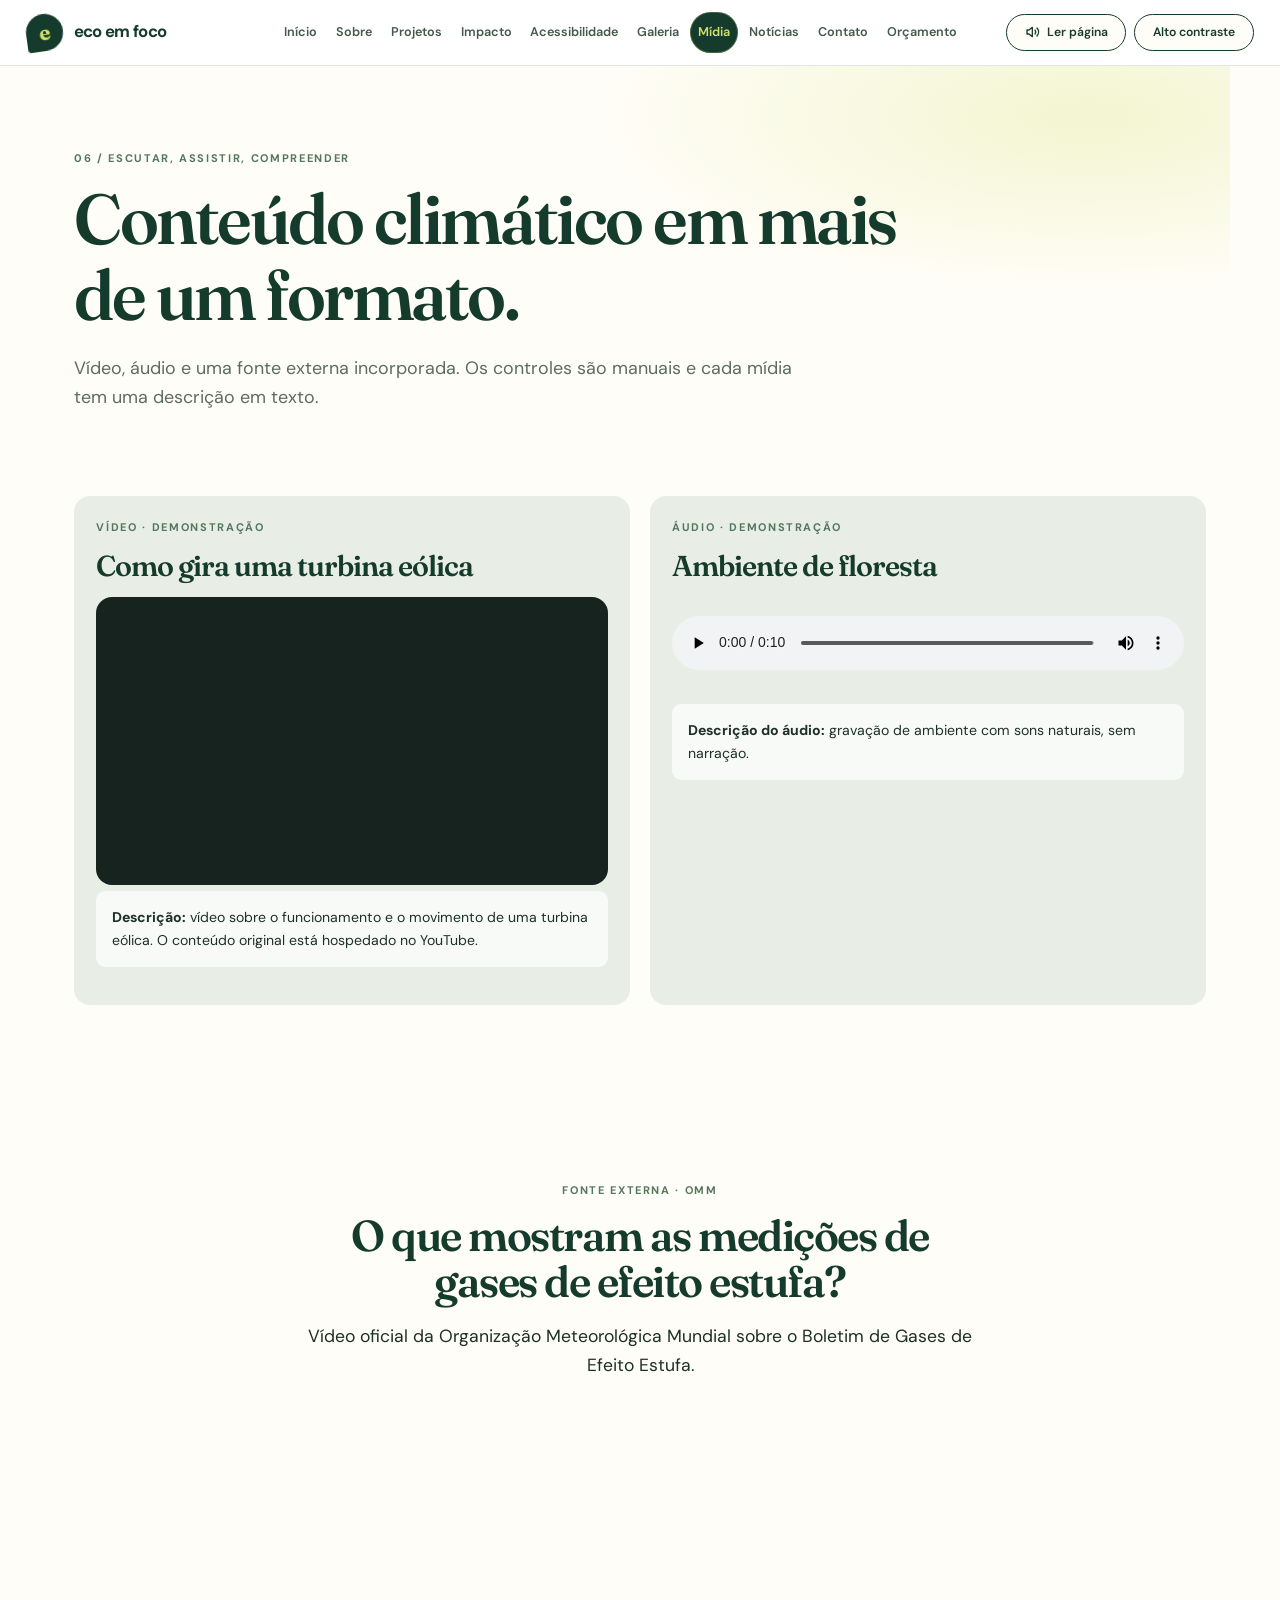
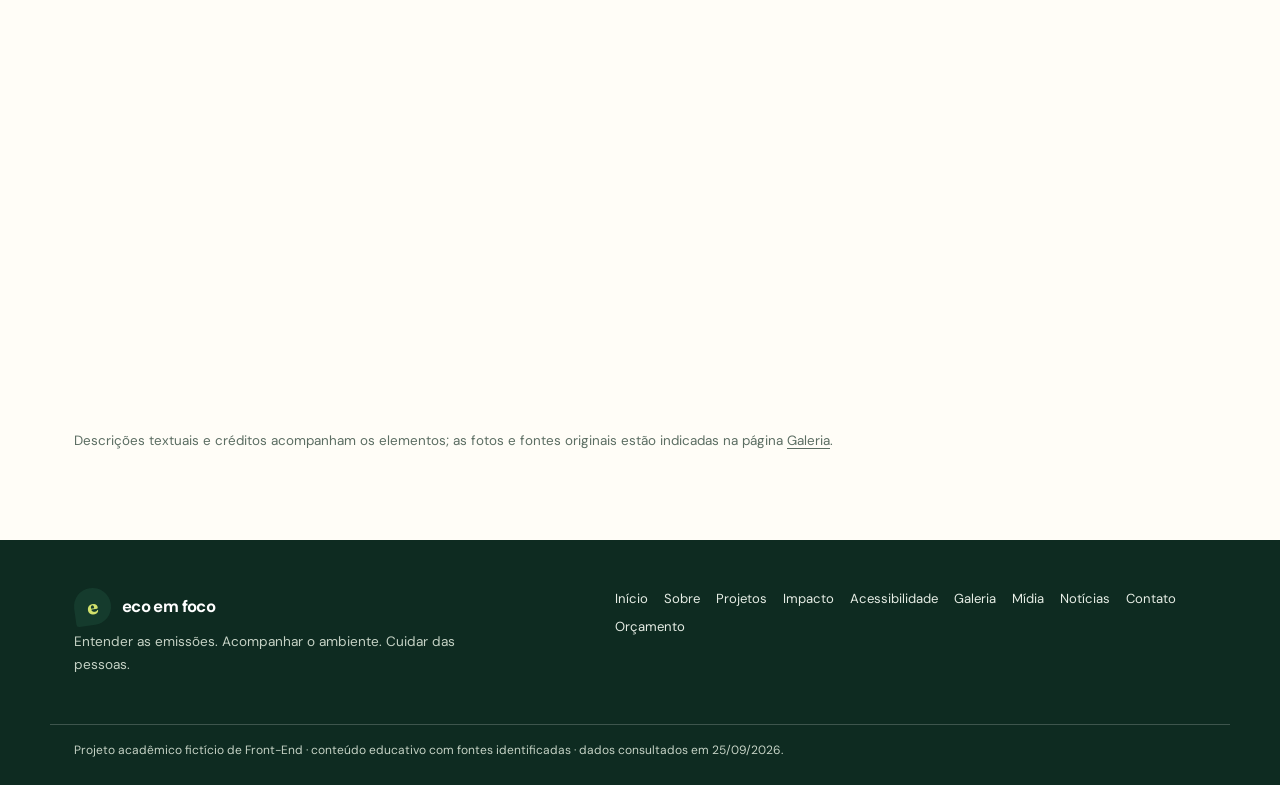
<file: midia.html>
<!doctype html>
<html lang="pt-BR">
  <head>
    <!-- Metadados básicos para idioma, adaptação a telas e descrição nos buscadores. -->
    <meta charset="utf-8" />
    <meta name="viewport" content="width=device-width, initial-scale=1" />
    <meta name="description" content="Acesse vídeos e áudio educativos sobre clima e sustentabilidade." />
    <meta name="theme-color" content="#153b2d" />
    <title>Mídia | Eco em Foco</title>
    <link rel="icon" type="image/svg+xml" href="assets/favicon.svg" />
    <link rel="canonical" href="https://ecofoco.up.railway.app/midia.html" />
    <meta name="robots" content="index, follow" />
    
    <meta property="og:type" content="website" />
    <meta property="og:site_name" content="Eco em Foco" />
    <meta property="og:title" content="Mídia | Eco em Foco" />
    <meta property="og:description" content="Acesse vídeos e áudio educativos sobre clima e sustentabilidade." />
    <meta property="og:url" content="https://ecofoco.up.railway.app/midia.html" />
    <meta property="og:image" content="https://ecofoco.up.railway.app/assets/social-preview.png" />
    <meta property="og:image:width" content="1200" />
    <meta property="og:image:height" content="630" />
    <meta property="og:image:type" content="image/png" />
    <meta property="og:image:alt" content="Marca Eco em Foco e frase Entender para agir pelo clima" />
   
    <!-- CSS compartilhado mantém identidade e comportamento consistentes nas dez páginas. -->
    <link rel="stylesheet" href="css/styles.css" />
    <!--
    Aprendendo HTML:
    - <a> cria um link. O atributo href="..." diz para onde ele leva.
    - class="..." funciona como uma categoria: vários elementos podem ter a mesma classe e receber o mesmo estilo.
    - id="..." identifica um elemento único, como um nome especial para esse bloco da página.
    - aria-label="..." ajuda leitores de tela a entenderem o que o elemento faz.
  --></head>
  <body>
    <a class="skip-link" href="#conteudo">Ir para o conteúdo principal</a>
    <!-- Cabeçalho e navegação globais: o estado atual da página é anunciado por aria-current. -->
    <header class="site-header">
      <div class="header-inner">
        <a
          class="brand"
          href="index.html"
          ><span class="brand-mark" aria-hidden="true">e</span
          ><span class="brand-text">eco em foco</span></a
        >
        <details class="mobile-nav" open>
          <summary aria-label="Abrir menu de navegação">Menu</summary>
          <nav
            class="main-nav"
            id="menu-principal"
            aria-label="Navegação principal"
          >
            <a href="index.html">Início</a>
            <a href="sobre.html">Sobre</a>
            <a href="projetos.html">Projetos</a>
            <a href="impacto.html">Impacto</a>
            <a href="acessibilidade.html">Acessibilidade</a>
            <a href="galeria.html">Galeria</a>
            <a href="midia.html" aria-current="page">Mídia</a>
            <a href="noticias.html">Notícias</a>
            <a href="contato.html">Contato</a>
            <a href="orcamento_hospedagem.html">Orçamento</a>
          </nav>
        </details>
        <div class="accessibility-controls" role="group" aria-label="Ferramentas de acessibilidade">
          <button type="button" data-read-page aria-pressed="false"><svg class="audio-icon" viewBox="0 0 24 24" fill="none" stroke="currentColor" stroke-width="2" stroke-linecap="round" stroke-linejoin="round" aria-hidden="true" focusable="false"><path d="M11 5 6 9H3v6h3l5 4V5Z"/><path d="M15 9a5 5 0 0 1 0 6"/><path d="M18 6a9 9 0 0 1 0 12"/></svg><span class="read-label">Ler página</span></button>
          <button type="button" data-contrast aria-pressed="false"><svg class="contrast-icon" viewBox="0 0 24 24" fill="none" stroke="currentColor" stroke-width="2" stroke-linecap="round" stroke-linejoin="round" aria-hidden="true" focusable="false"><circle cx="12" cy="12" r="9"/><path d="M12 3a9 9 0 0 0 0 18V3Z" fill="currentColor" stroke="none"/></svg><span class="contrast-label">Alto contraste</span></button>
        </div>
      </div>
    </header>
    <!-- main fornece um único destino para o atalho de navegação por teclado. -->
    <main id="conteudo">
      <section class="page-hero">
        <p class="eyebrow eyebrow-dark">06 / escutar, assistir, compreender</p>
        <h1>Conteúdo climático em mais de um formato.</h1>
        <p class="page-intro">
          Vídeo, áudio e uma fonte externa incorporada. Os controles são manuais
          e cada mídia tem uma descrição em texto.
        </p>
      </section>
      <section class="section media-layout">
        <article class="media-card">
          <div class="media-heading">
            <p class="eyebrow eyebrow-dark">Vídeo · demonstração</p>
            <h2>Como gira uma turbina eólica</h2>
          </div>
          <div class="video-frame">
            <iframe
              height="315"
              src="https://www.youtube.com/embed/V6lyCuw7VfU"
              title="Como gira uma turbina eólica"
              loading="lazy"
              allow="
                accelerometer;
                autoplay;
                clipboard-write;
                encrypted-media;
                gyroscope;
                picture-in-picture;
                web-share;
              "
              allowfullscreen
            ></iframe>
          </div>
          <p class="transcript">
            <strong>Descrição:</strong> vídeo sobre o funcionamento e o
            movimento de uma turbina eólica. O conteúdo original está hospedado
            no YouTube.
          </p>
        </article>
        <article class="media-card audio-card">
          <div class="media-heading">
            <p class="eyebrow eyebrow-dark">Áudio · demonstração</p>
            <h2>Ambiente de floresta</h2>
          </div>
          <audio controls>
            <source
              src="Music/ElevenLabs_Ambiente_pacífico_da_natureza_no_início_da_manhã_com_canto_suave_de_pássaros_ao_longe_Farfalhar_sua.mp3"
              type="audio/mpeg"
            />
            Seu navegador não suporta áudio HTML5.
          </audio>
          <p class="transcript">
            <strong>Descrição do áudio:</strong> gravação de ambiente com sons
            naturais, sem narração.
          </p>
        </article>
      </section>
      <section class="section embed-section">
        <div>
          <p class="eyebrow eyebrow-dark">Fonte externa · OMM</p>
          <h2>O que mostram as medições de gases de efeito estufa?</h2>
          <p>
            Vídeo oficial da Organização Meteorológica Mundial sobre o Boletim
            de Gases de Efeito Estufa.
          </p>
          <iframe
            src="https://www.youtube.com/embed/AEhu4DYG6AI"
            title="Vídeo da OMM sobre gases de efeito estufa"
            loading="lazy"
            allow="
              accelerometer;
              autoplay;
              clipboard-write;
              encrypted-media;
              gyroscope;
              picture-in-picture;
              web-share;
            "
            allowfullscreen
          ></iframe>
        </div>
      </section>
      <section class="section small-note">
        Descrições textuais e créditos acompanham os elementos; as fotos e
        fontes originais estão indicadas na página
        <a href="galeria.html">Galeria</a>.
      </section>
    </main>
    <!-- Rodapé repetido oferece caminhos globais e identifica o caráter educativo do projeto. -->
    <footer class="site-footer">
      <div class="footer-inner">
        <div>
          <a class="brand footer-brand" href="index.html"
            ><span class="brand-mark" aria-hidden="true">e</span
            ><span class="brand-text">eco em foco</span></a
          >
          <p>
            Entender as emissões. Acompanhar o ambiente. Cuidar das pessoas.
          </p>
        </div>
        <nav class="footer-links" aria-label="Navegação no rodapé">
          <a href="index.html">Início</a>
          <a href="sobre.html">Sobre</a>
          <a href="projetos.html">Projetos</a>
          <a href="impacto.html">Impacto</a>
          <a href="acessibilidade.html">Acessibilidade</a>
          <a href="galeria.html">Galeria</a>
          <a href="midia.html" aria-current="page">Mídia</a>
          <a href="noticias.html">Notícias</a>
          <a href="contato.html">Contato</a>
          <a href="orcamento_hospedagem.html">Orçamento</a>
        </nav>
      </div>
      <div class="footer-bottom">
        Projeto acadêmico fictício de Front-End · conteúdo educativo com fontes
        identificadas · dados consultados em 25/09/2026.
      </div>
    </footer>
    <script src="js/acessibilidade.js" defer></script>
  <script src="https://vlibras.gov.br/app/vlibras-plugin.js" defer></script>
  </body>
</html>
</file>
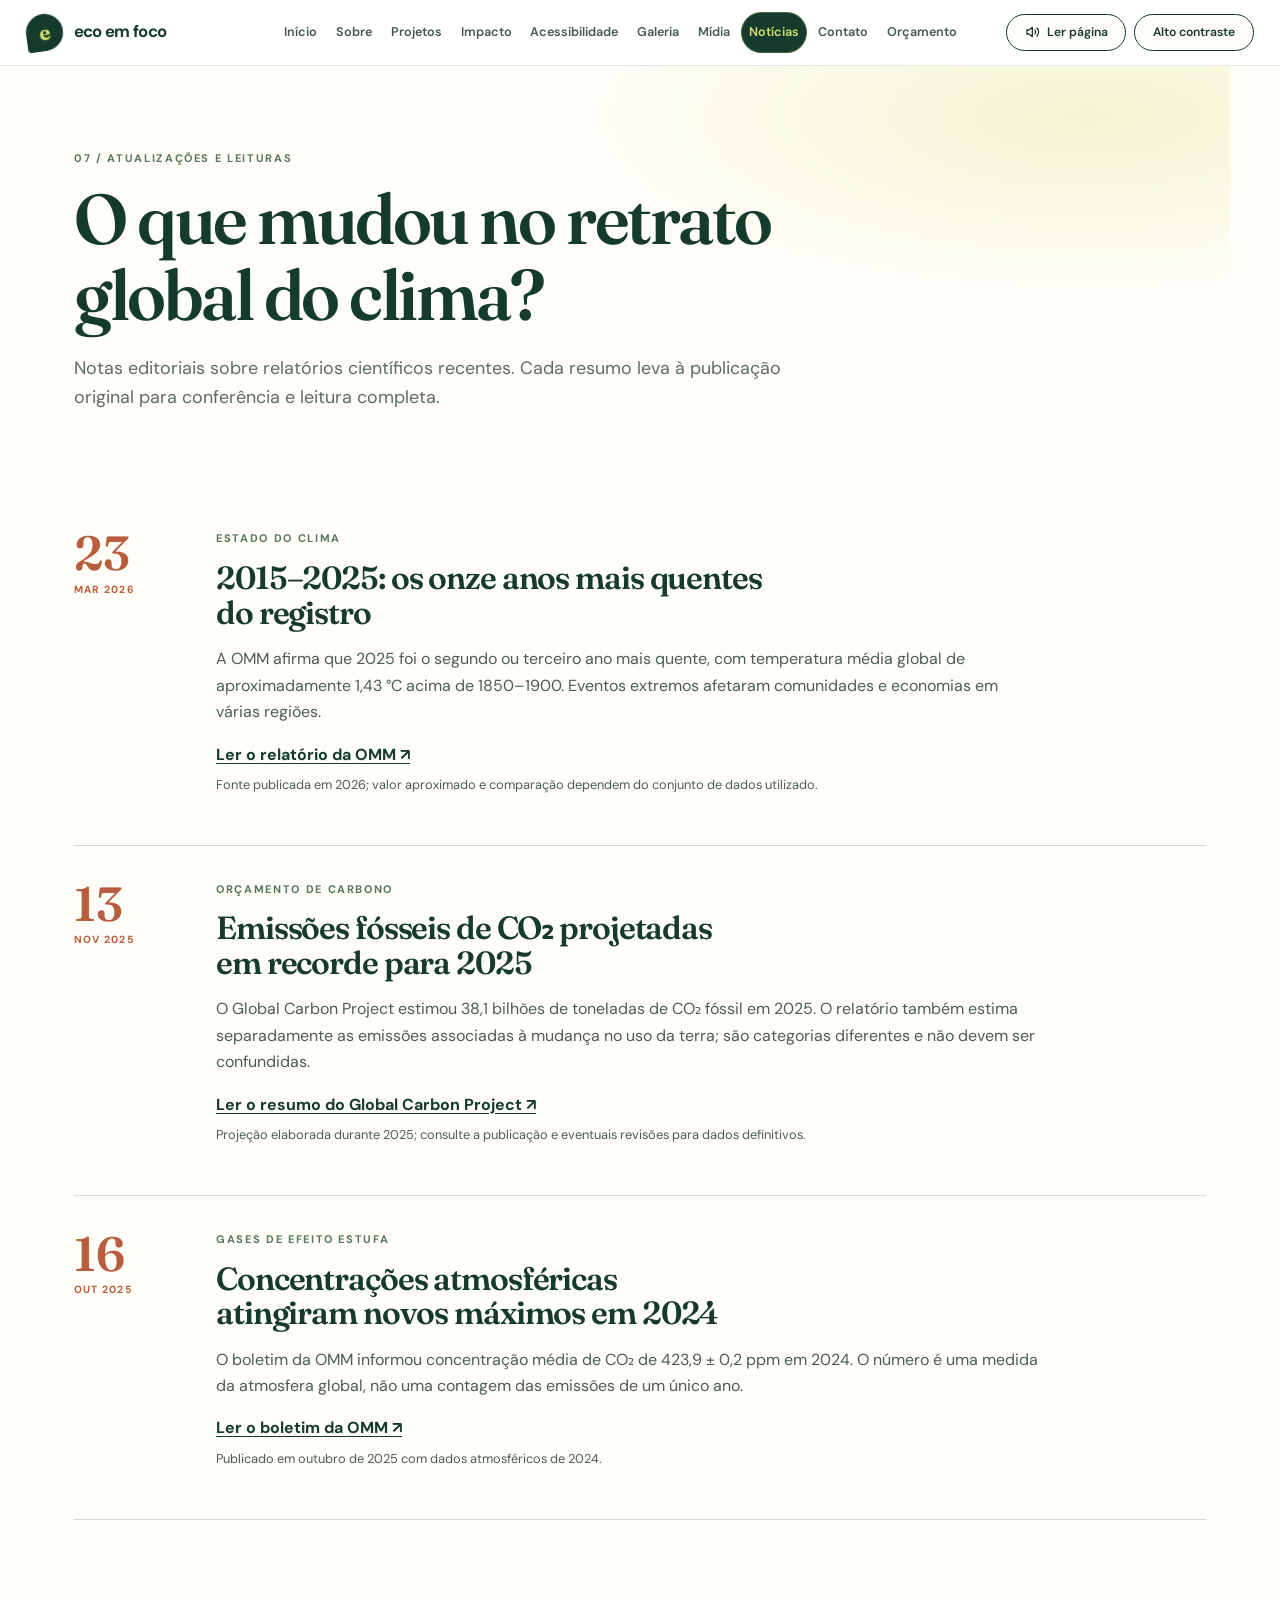
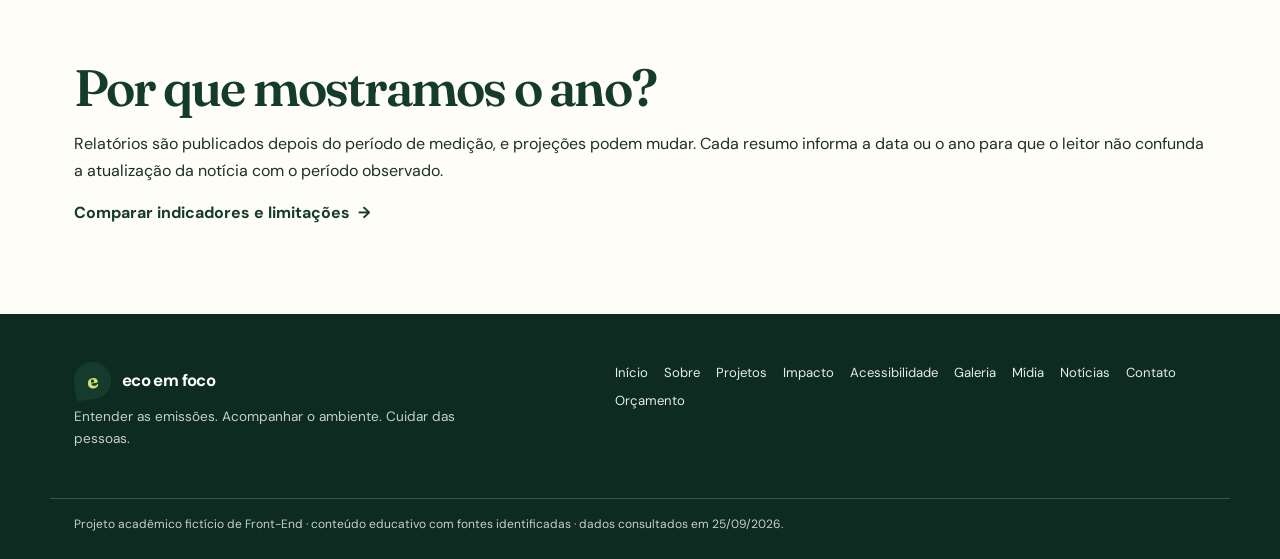
<file: noticias.html>
<!doctype html>
<html lang="pt-BR">
  <head>
    <!-- Metadados básicos para idioma, adaptação a telas e descrição nos buscadores. -->
    <meta charset="utf-8" />
    <meta name="viewport" content="width=device-width, initial-scale=1" />
    <meta name="description" content="Leia notícias e fontes sobre mudanças climáticas, emissões e meio ambiente." />
    <meta name="theme-color" content="#153b2d" />
    <title>Notícias | Eco em Foco</title>
    <link rel="icon" type="image/svg+xml" href="assets/favicon.svg" />
    <link rel="canonical" href="https://ecofoco.up.railway.app/noticias.html" />
    <meta name="robots" content="index, follow" />

    <meta property="og:type" content="website" />
    <meta property="og:site_name" content="Eco em Foco" />
    <meta property="og:title" content="Mídia | Eco em Foco" />
    <meta property="og:description" content="Acesse vídeos e áudio educativos sobre clima e sustentabilidade." />
    <meta property="og:url" content="https://ecofoco.up.railway.app/midia.html" />

    <meta property="og:image" content="https://ecofoco.up.railway.app/assets/social-preview.png" />
    <meta property="og:image:width" content="1200" />
    <meta property="og:image:height" content="630" />
    <meta property="og:image:type" content="image/png" />
    <meta property="og:image:alt" content="Marca Eco em Foco e frase Entender para agir pelo clima">

    <!-- CSS compartilhado mantém identidade e comportamento consistentes nas dez páginas. -->
    <link rel="stylesheet" href="css/styles.css" />
    <!--
    Aprendendo HTML:
    - <a> cria um link. O atributo href="..." diz para onde ele leva.
    - class="..." funciona como uma categoria: vários elementos podem ter a mesma classe e receber o mesmo estilo.
    - id="..." identifica um elemento único, como um nome especial para esse bloco da página.
    - aria-label="..." ajuda leitores de tela a entenderem o que o elemento faz.
  --></head>
  <body>
    <a class="skip-link" href="#conteudo">Ir para o conteúdo principal</a>
    <!-- Cabeçalho e navegação globais: o estado atual da página é anunciado por aria-current. -->
    <header class="site-header">
      <div class="header-inner">
        <a
          class="brand"
          href="index.html"
          ><span class="brand-mark" aria-hidden="true">e</span
          ><span class="brand-text">eco em foco</span></a
        >
        <details class="mobile-nav" open>
          <summary aria-label="Abrir menu de navegação">Menu</summary>
          <nav
            class="main-nav"
            id="menu-principal"
            aria-label="Navegação principal"
          >
            <a href="index.html">Início</a>
            <a href="sobre.html">Sobre</a>
            <a href="projetos.html">Projetos</a>
            <a href="impacto.html">Impacto</a>
            <a href="acessibilidade.html">Acessibilidade</a>
            <a href="galeria.html">Galeria</a>
            <a href="midia.html">Mídia</a>
            <a href="noticias.html" aria-current="page">Notícias</a>
            <a href="contato.html">Contato</a>
            <a href="orcamento_hospedagem.html">Orçamento</a>
          </nav>
        </details>
        <div class="accessibility-controls" role="group" aria-label="Ferramentas de acessibilidade">
          <button type="button" data-read-page aria-pressed="false"><svg class="audio-icon" viewBox="0 0 24 24" fill="none" stroke="currentColor" stroke-width="2" stroke-linecap="round" stroke-linejoin="round" aria-hidden="true" focusable="false"><path d="M11 5 6 9H3v6h3l5 4V5Z"/><path d="M15 9a5 5 0 0 1 0 6"/><path d="M18 6a9 9 0 0 1 0 12"/></svg><span class="read-label">Ler página</span></button>
          <button type="button" data-contrast aria-pressed="false"><svg class="contrast-icon" viewBox="0 0 24 24" fill="none" stroke="currentColor" stroke-width="2" stroke-linecap="round" stroke-linejoin="round" aria-hidden="true" focusable="false"><circle cx="12" cy="12" r="9"/><path d="M12 3a9 9 0 0 0 0 18V3Z" fill="currentColor" stroke="none"/></svg><span class="contrast-label">Alto contraste</span></button>
        </div>
      </div>
    </header>
    <!-- main fornece um único destino para o atalho de navegação por teclado. -->
    <main id="conteudo">
      <section class="page-hero">
        <p class="eyebrow eyebrow-dark">07 / atualizações e leituras</p>
        <h1>O que mudou no retrato global do clima?</h1>
        <p class="page-intro">
          Notas editoriais sobre relatórios científicos recentes. Cada resumo
          leva à publicação original para conferência e leitura completa.
        </p>
      </section>
      <section class="section news-list">
        <article class="news-card">
          <div class="news-date"><span>23</span><span>MAR 2026</span></div>
          <div>
            <p class="eyebrow eyebrow-dark">Estado do clima</p>
            <h2>2015–2025: os onze anos mais quentes do registro</h2>
            <p>
              A OMM afirma que 2025 foi o segundo ou terceiro ano mais quente,
              com temperatura média global de aproximadamente 1,43 °C acima de
              1850–1900. Eventos extremos afetaram comunidades e economias em
              várias regiões.
            </p>
            <a
              href="https://wmo.int/publication-series/state-of-global-climate/state-of-global-climate-2025"
              target="_blank"
              rel="noopener"
              >Ler o relatório da OMM <span aria-hidden="true">↗</span></a
            >
            <p class="small-note">
              Fonte publicada em 2026; valor aproximado e comparação dependem do
              conjunto de dados utilizado.
            </p>
          </div>
        </article>
        <article class="news-card">
          <div class="news-date"><span>13</span><span>NOV 2025</span></div>
          <div>
            <p class="eyebrow eyebrow-dark">Orçamento de carbono</p>
            <h2>Emissões fósseis de CO₂ projetadas em recorde para 2025</h2>
            <p>
              O Global Carbon Project estimou 38,1 bilhões de toneladas de CO₂
              fóssil em 2025. O relatório também estima separadamente as
              emissões associadas à mudança no uso da terra; são categorias
              diferentes e não devem ser confundidas.
            </p>
            <a
              href="https://globalcarbonbudget.org/fossil-fuel-co2-emissions-hit-record-high-in-2025/"
              target="_blank"
              rel="noopener"
              >Ler o resumo do Global Carbon Project
              <span aria-hidden="true">↗</span></a
            >
            <p class="small-note">
              Projeção elaborada durante 2025; consulte a publicação e eventuais
              revisões para dados definitivos.
            </p>
          </div>
        </article>
        <article class="news-card">
          <div class="news-date"><span>16</span><span>OUT 2025</span></div>
          <div>
            <p class="eyebrow eyebrow-dark">Gases de efeito estufa</p>
            <h2>Concentrações atmosféricas atingiram novos máximos em 2024</h2>
            <p>
              O boletim da OMM informou concentração média de CO₂ de 423,9 ± 0,2
              ppm em 2024. O número é uma medida da atmosfera global, não uma
              contagem das emissões de um único ano.
            </p>
            <a
              href="https://wmo.int/resources/publication-series/greenhouse-gas-bulletin/wmo-greenhouse-gas-bulletin-no-21"
              target="_blank"
              rel="noopener"
              >Ler o boletim da OMM <span aria-hidden="true">↗</span></a
            >
            <p class="small-note">
              Publicado em outubro de 2025 com dados atmosféricos de 2024.
            </p>
          </div>
        </article>
      </section>
      <section class="section news-footer">
        <h2>Por que mostramos o ano?</h2>
        <p>
          Relatórios são publicados depois do período de medição, e projeções
          podem mudar. Cada resumo informa a data ou o ano para que o leitor não
          confunda a atualização da notícia com o período observado.
        </p>
        <a class="arrow-link" href="impacto.html"
          >Comparar indicadores e limitações
          <span aria-hidden="true">→</span></a
        >
      </section>
    </main>
    <!-- Rodapé repetido oferece caminhos globais e identifica o caráter educativo do projeto. -->
    <footer class="site-footer">
      <div class="footer-inner">
        <div>
          <a class="brand footer-brand" href="index.html"
            ><span class="brand-mark" aria-hidden="true">e</span
            ><span class="brand-text">eco em foco</span></a
          >
          <p>
            Entender as emissões. Acompanhar o ambiente. Cuidar das pessoas.
          </p>
        </div>
        <nav class="footer-links" aria-label="Navegação no rodapé">
          <a href="index.html">Início</a>
          <a href="sobre.html">Sobre</a>
          <a href="projetos.html">Projetos</a>
          <a href="impacto.html">Impacto</a>
          <a href="acessibilidade.html">Acessibilidade</a>
          <a href="galeria.html">Galeria</a>
          <a href="midia.html">Mídia</a>
          <a href="noticias.html" aria-current="page">Notícias</a>
          <a href="contato.html">Contato</a>
          <a href="orcamento_hospedagem.html">Orçamento</a>
        </nav>
      </div>
      <div class="footer-bottom">
        Projeto acadêmico fictício de Front-End · conteúdo educativo com fontes
        identificadas · dados consultados em 25/09/2026.
      </div>
    </footer>
    <script src="js/acessibilidade.js" defer></script>
  <script src="https://vlibras.gov.br/app/vlibras-plugin.js" defer></script>
  </body>
</html>
</file>
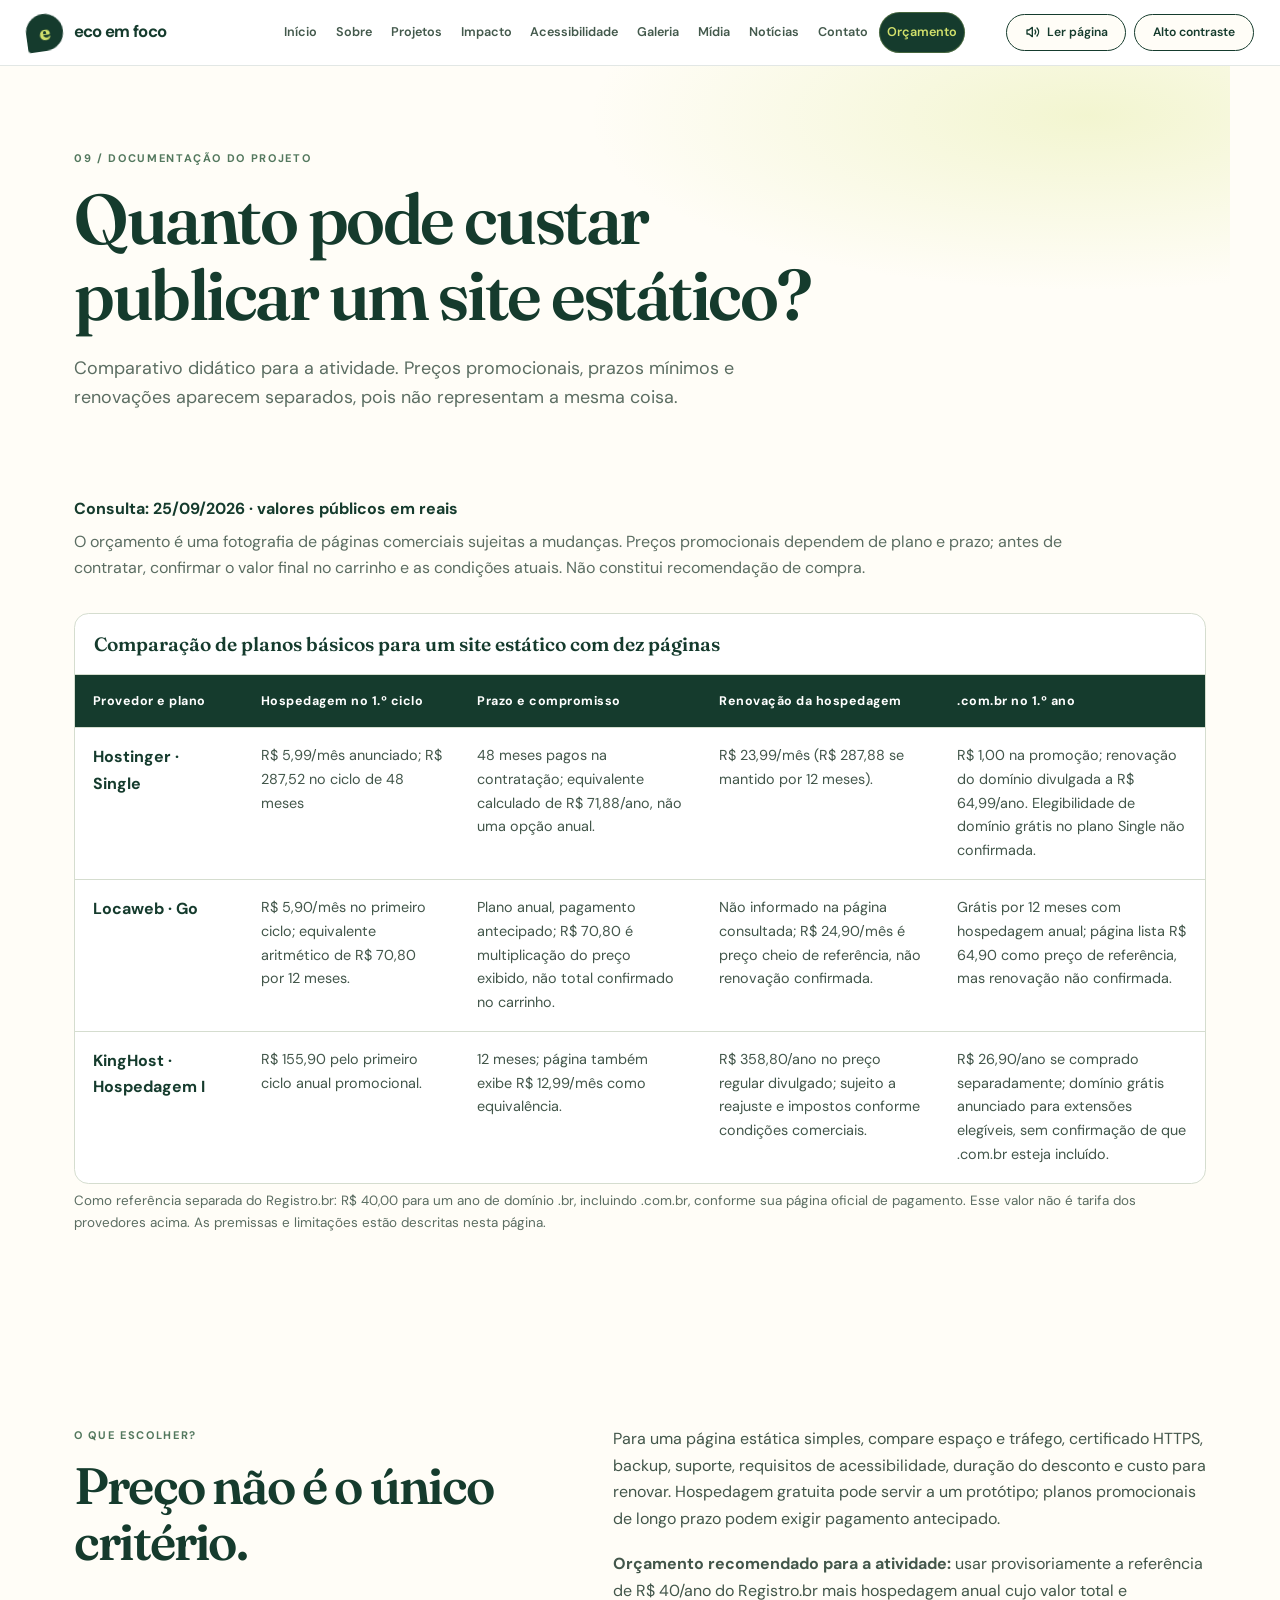
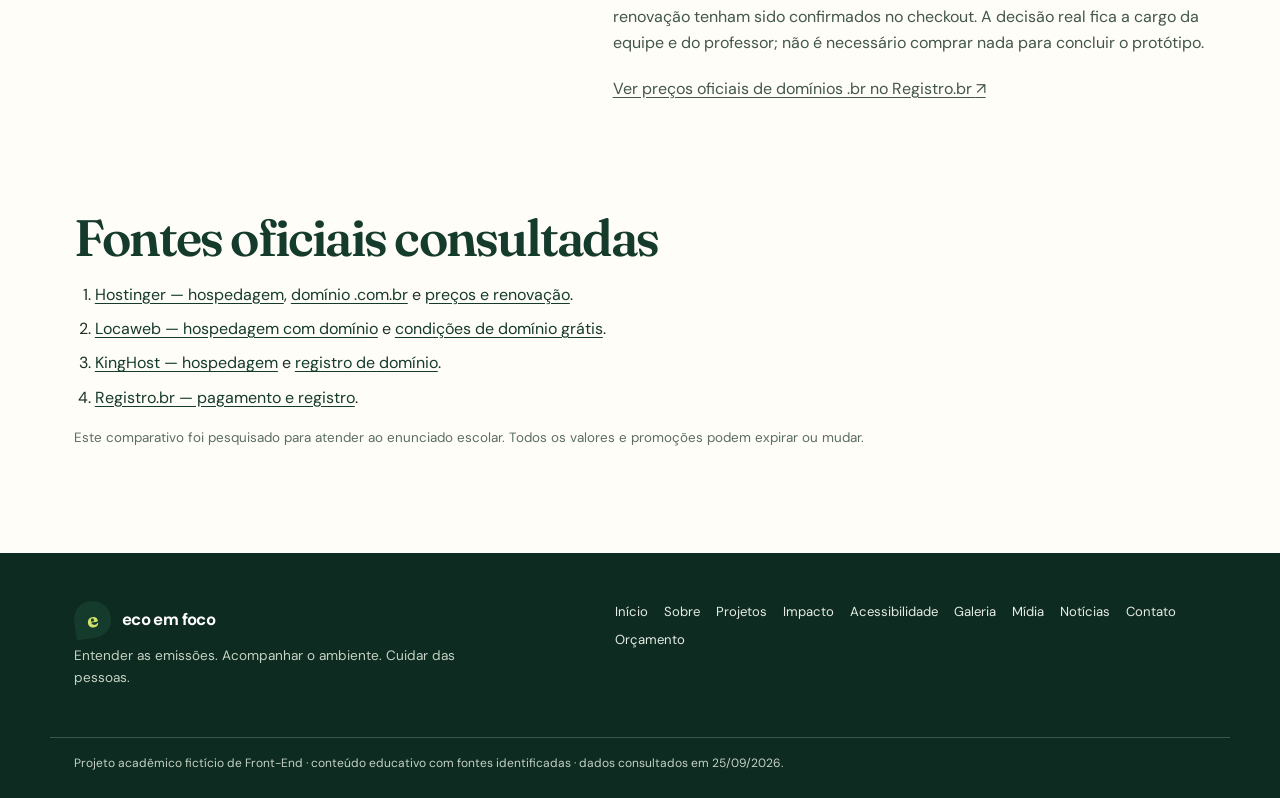
<file: orcamento_hospedagem.html>
<!doctype html>
<html lang="pt-BR">

<head>
  <!-- Metadados básicos para idioma, adaptação a telas e descrição nos buscadores. -->
  <meta charset="utf-8" />
  <meta name="viewport" content="width=device-width, initial-scale=1" />
  <meta name="description" content="Consulte o orçamento e as informações de hospedagem do projeto Eco em Foco." />
  <meta name="theme-color" content="#153b2d" />
  <title>Orçamento | Eco em Foco</title>
  <link rel="icon" type="image/svg+xml" href="assets/favicon.svg" />
  <link rel="canonical" href="https://ecofoco.up.railway.app/orcamento_hospedagem.html" />
  <meta name="robots" content="index, follow" />

  <meta property="og:type" content="website" />
  <meta property="og:site_name" content="Eco em Foco" />
  <meta property="og:title" content="Mídia | Eco em Foco" />
  <meta property="og:description" content="Acesse vídeos e áudio educativos sobre clima e sustentabilidade." />
  <meta property="og:url" content="https://ecofoco.up.railway.app/midia.html" />

  <meta property="og:image" content="https://ecofoco.up.railway.app/assets/social-preview.png" />
  <meta property="og:image:width" content="1200" />
  <meta property="og:image:height" content="630" />
  <meta property="og:image:type" content="image/png" />
  <meta property="og:image:alt" content="Marca Eco em Foco e frase Entender para agir pelo clima">


  <link rel="stylesheet" href="css/styles.css" />
  <!--
    Aprendendo HTML:
    - <a> cria um link. O atributo href="..." diz para onde ele leva.
    - class="..." funciona como uma categoria: vários elementos podem ter a mesma classe e receber o mesmo estilo.
    - id="..." identifica um elemento único, como um nome especial para esse bloco da página.
    - aria-label="..." ajuda leitores de tela a entenderem o que o elemento faz.
  -->
</head>

<body>
  <a class="skip-link" href="#conteudo">Ir para o conteúdo principal</a>
  <!-- Cabeçalho e navegação globais: o estado atual da página é anunciado por aria-current. -->
  <header class="site-header">
    <div class="header-inner">
      <a class="brand" href="index.html"><span class="brand-mark"
          aria-hidden="true">e</span><span class="brand-text">eco em foco</span></a>
      <details class="mobile-nav" open>
        <summary aria-label="Abrir menu de navegação">Menu</summary>
        <nav class="main-nav" id="menu-principal" aria-label="Navegação principal">
          <a href="index.html">Início</a>
          <a href="sobre.html">Sobre</a>
          <a href="projetos.html">Projetos</a>
          <a href="impacto.html">Impacto</a>
          <a href="acessibilidade.html">Acessibilidade</a>
          <a href="galeria.html">Galeria</a>
          <a href="midia.html">Mídia</a>
          <a href="noticias.html">Notícias</a>
          <a href="contato.html">Contato</a>
          <a href="orcamento_hospedagem.html" aria-current="page">Orçamento</a>
        </nav>
      </details>
      <div class="accessibility-controls" role="group" aria-label="Ferramentas de acessibilidade">
        <button type="button" data-read-page aria-pressed="false"><svg class="audio-icon" viewBox="0 0 24 24"
            fill="none" stroke="currentColor" stroke-width="2" stroke-linecap="round" stroke-linejoin="round"
            aria-hidden="true" focusable="false">
            <path d="M11 5 6 9H3v6h3l5 4V5Z" />
            <path d="M15 9a5 5 0 0 1 0 6" />
            <path d="M18 6a9 9 0 0 1 0 12" />
          </svg><span class="read-label">Ler página</span></button>
        <button type="button" data-contrast aria-pressed="false"><svg class="contrast-icon" viewBox="0 0 24 24"
            fill="none" stroke="currentColor" stroke-width="2" stroke-linecap="round" stroke-linejoin="round"
            aria-hidden="true" focusable="false">
            <circle cx="12" cy="12" r="9" />
            <path d="M12 3a9 9 0 0 0 0 18V3Z" fill="currentColor" stroke="none" />
          </svg><span class="contrast-label">Alto contraste</span></button>
      </div>
    </div>
  </header>
  <!-- main fornece um único destino para o atalho de navegação por teclado. -->
  <main id="conteudo">
    <section class="page-hero">
      <p class="eyebrow eyebrow-dark">09 / documentação do projeto</p>
      <h1>Quanto pode custar publicar um site estático?</h1>
      <p class="page-intro">
        Comparativo didático para a atividade. Preços promocionais, prazos
        mínimos e renovações aparecem separados, pois não representam a mesma
        coisa.
      </p>
    </section>
    <section class="section budget-note">
      <strong>Consulta: 25/09/2026 · valores públicos em reais</strong>
      <p>
        O orçamento é uma fotografia de páginas comerciais sujeitas a
        mudanças. Preços promocionais dependem de plano e prazo; antes de
        contratar, confirmar o valor final no carrinho e as condições atuais.
        Não constitui recomendação de compra.
      </p>
    </section>
    <section class="section budget-table-wrap">
      <div class="table-wrap">
        <table>
          <caption>
            Comparação de planos básicos para um site estático com dez páginas
          </caption>
          <thead>
            <tr>
              <th scope="col">Provedor e plano</th>
              <th scope="col">Hospedagem no 1.º ciclo</th>
              <th scope="col">Prazo e compromisso</th>
              <th scope="col">Renovação da hospedagem</th>
              <th scope="col">.com.br no 1.º ano</th>
            </tr>
          </thead>
          <tbody>
            <tr>
              <th scope="row">Hostinger · Single</th>
              <td>R$ 5,99/mês anunciado; R$ 287,52 no ciclo de 48 meses</td>
              <td>
                48 meses pagos na contratação; equivalente calculado de R$
                71,88/ano, não uma opção anual.
              </td>
              <td>R$ 23,99/mês (R$ 287,88 se mantido por 12 meses).</td>
              <td>
                R$ 1,00 na promoção; renovação do domínio divulgada a R$
                64,99/ano. Elegibilidade de domínio grátis no plano Single não
                confirmada.
              </td>
            </tr>
            <tr>
              <th scope="row">Locaweb · Go</th>
              <td>
                R$ 5,90/mês no primeiro ciclo; equivalente aritmético de R$
                70,80 por 12 meses.
              </td>
              <td>
                Plano anual, pagamento antecipado; R$ 70,80 é multiplicação do
                preço exibido, não total confirmado no carrinho.
              </td>
              <td>
                Não informado na página consultada; R$ 24,90/mês é preço cheio
                de referência, não renovação confirmada.
              </td>
              <td>
                Grátis por 12 meses com hospedagem anual; página lista R$
                64,90 como preço de referência, mas renovação não confirmada.
              </td>
            </tr>
            <tr>
              <th scope="row">KingHost · Hospedagem I</th>
              <td>R$ 155,90 pelo primeiro ciclo anual promocional.</td>
              <td>
                12 meses; página também exibe R$ 12,99/mês como equivalência.
              </td>
              <td>
                R$ 358,80/ano no preço regular divulgado; sujeito a reajuste e
                impostos conforme condições comerciais.
              </td>
              <td>
                R$ 26,90/ano se comprado separadamente; domínio grátis
                anunciado para extensões elegíveis, sem confirmação de que
                .com.br esteja incluído.
              </td>
            </tr>
          </tbody>
        </table>
      </div>
      <p class="small-note">
        Como referência separada do Registro.br: R$ 40,00 para um ano de
        domínio .br, incluindo .com.br, conforme sua página oficial de
        pagamento. Esse valor não é tarifa dos provedores acima. As premissas
        e limitações estão descritas nesta página.
      </p>
    </section>
    <section class="section two-column">
      <div>
        <p class="eyebrow eyebrow-dark">O que escolher?</p>
        <h2>Preço não é o único critério.</h2>
      </div>
      <div class="rich-copy">
        <p>
          Para uma página estática simples, compare espaço e tráfego,
          certificado HTTPS, backup, suporte, requisitos de acessibilidade,
          duração do desconto e custo para renovar. Hospedagem gratuita pode
          servir a um protótipo; planos promocionais de longo prazo podem
          exigir pagamento antecipado.
        </p>
        <p>
          <strong>Orçamento recomendado para a atividade:</strong> usar
          provisoriamente a referência de R$ 40/ano do Registro.br mais
          hospedagem anual cujo valor total e renovação tenham sido
          confirmados no checkout. A decisão real fica a cargo da equipe e do
          professor; não é necessário comprar nada para concluir o protótipo.
        </p>
        <a href="https://registro.br/ajuda/pagamento-de-dominio/" target="_blank" rel="noopener">Ver preços oficiais de
          domínios .br no Registro.br
          <span aria-hidden="true">↗</span></a>
      </div>
    </section>
    <section class="section budget-sources">
      <h2>Fontes oficiais consultadas</h2>
      <ol>
        <li>
          <a href="https://www.hostinger.com/br/hospedagem-de-sites" target="_blank" rel="noopener">Hostinger —
            hospedagem</a>,
          <a href="https://www.hostinger.com/br/tld/dominio-com-br" target="_blank" rel="noopener">domínio .com.br</a>
          e
          <a href="https://www.hostinger.com/br/precos" target="_blank" rel="noopener">preços e renovação</a>.
        </li>
        <li>
          <a href="https://www.locaweb.com.br/hospedagem-de-sites-com-dominio-gratis/" target="_blank"
            rel="noopener">Locaweb — hospedagem com domínio</a>
          e
          <a href="https://www.locaweb.com.br/registro-de-dominio-gratis/" target="_blank" rel="noopener">condições de
            domínio grátis</a>.
        </li>
        <li>
          <a href="https://king.host/hospedagem-de-sites" target="_blank" rel="noopener">KingHost — hospedagem</a>
          e
          <a href="https://king.host/registro-de-dominio" target="_blank" rel="noopener">registro de domínio</a>.
        </li>
        <li>
          <a href="https://registro.br/ajuda/pagamento-de-dominio/" target="_blank" rel="noopener">Registro.br —
            pagamento e registro</a>.
        </li>
      </ol>
      <p class="small-note">
        Este comparativo foi pesquisado para atender ao enunciado escolar.
        Todos os valores e promoções podem expirar ou mudar.
      </p>
    </section>
  </main>
  <!-- Rodapé repetido oferece caminhos globais e identifica o caráter educativo do projeto. -->
  <footer class="site-footer">
    <div class="footer-inner">
      <div>
        <a class="brand footer-brand" href="index.html"><span class="brand-mark" aria-hidden="true">e</span><span
            class="brand-text">eco em foco</span></a>
        <p>
          Entender as emissões. Acompanhar o ambiente. Cuidar das pessoas.
        </p>
      </div>
      <nav class="footer-links" aria-label="Navegação no rodapé">
        <a href="index.html">Início</a>
        <a href="sobre.html">Sobre</a>
        <a href="projetos.html">Projetos</a>
        <a href="impacto.html">Impacto</a>
        <a href="acessibilidade.html">Acessibilidade</a>
        <a href="galeria.html">Galeria</a>
        <a href="midia.html">Mídia</a>
        <a href="noticias.html">Notícias</a>
        <a href="contato.html">Contato</a>
        <a href="orcamento_hospedagem.html" aria-current="page">Orçamento</a>
      </nav>
    </div>
    <div class="footer-bottom">
      Projeto acadêmico fictício de Front-End · conteúdo educativo com fontes
      identificadas · dados consultados em 25/09/2026.
    </div>
  </footer>
  <script src="js/acessibilidade.js" defer></script>
  <script src="https://vlibras.gov.br/app/vlibras-plugin.js" defer></script>
</body>

</html>
</file>
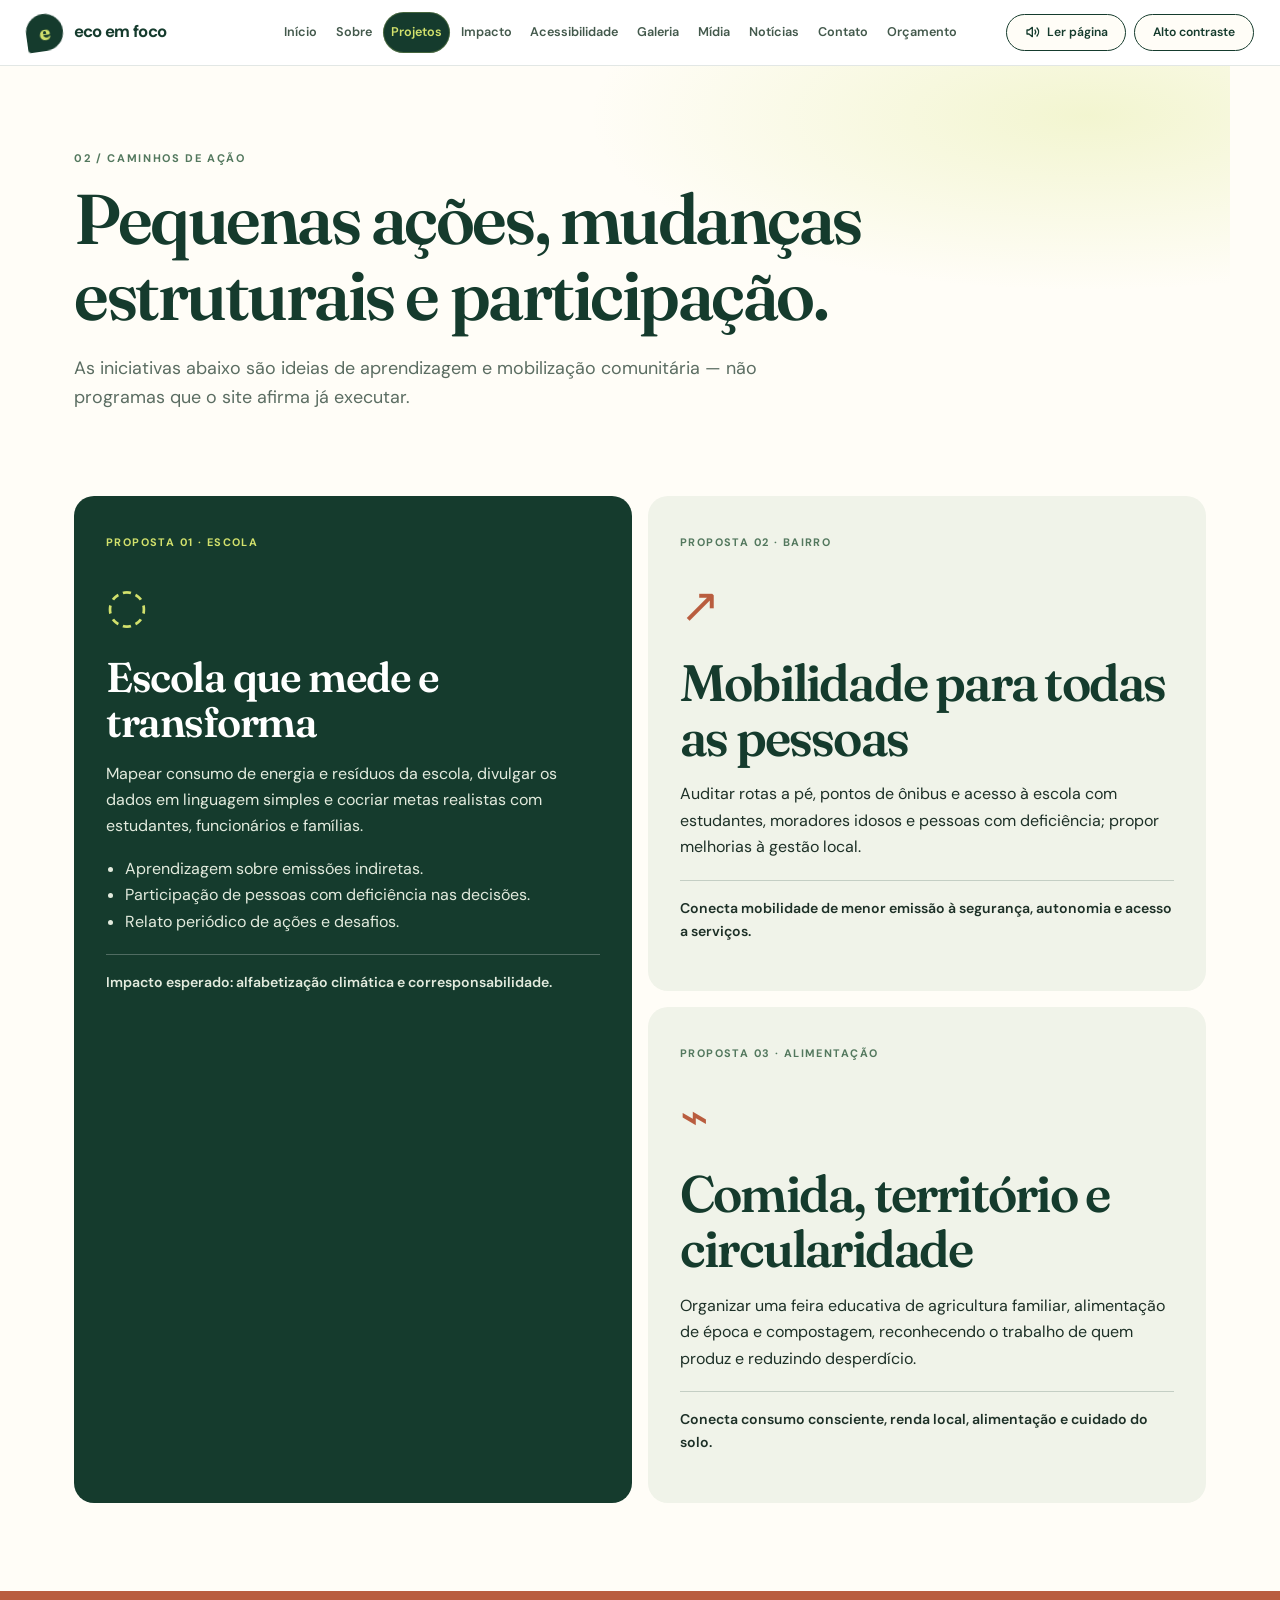
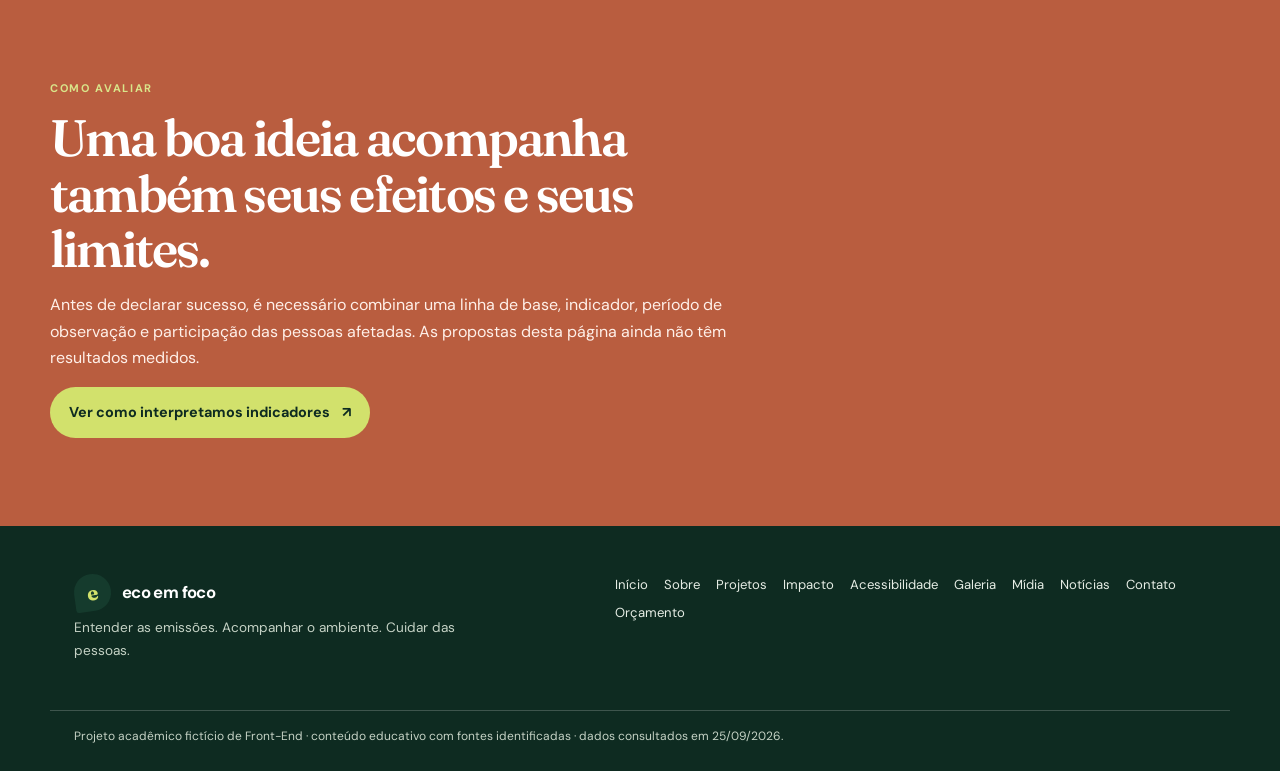
<file: projetos.html>
<!doctype html>
<html lang="pt-BR">

<head>
  <!-- Metadados básicos para idioma, adaptação a telas e descrição nos buscadores. -->
  <meta charset="utf-8" />
  <meta name="viewport" content="width=device-width, initial-scale=1" />
  <meta name="description" content="Veja projetos e ideias sobre sustentabilidade e participação social." />
  <meta name="theme-color" content="#153b2d" />
  <title>Projetos | Eco em Foco</title>
  <link rel="icon" type="image/svg+xml" href="assets/favicon.svg" />
  <link rel="canonical" href="https://ecofoco.up.railway.app/projetos.html" />
  <meta name="robots" content="index, follow" />

  <meta property="og:type" content="website" />
  <meta property="og:site_name" content="Eco em Foco" />
  <meta property="og:title" content="Mídia | Eco em Foco" />
  <meta property="og:description" content="Acesse vídeos e áudio educativos sobre clima e sustentabilidade." />
  <meta property="og:url" content="https://ecofoco.up.railway.app/midia.html" />

  <meta property="og:image" content="https://ecofoco.up.railway.app/assets/social-preview.png" />
  <meta property="og:image:width" content="1200" />
  <meta property="og:image:height" content="630" />
  <meta property="og:image:type" content="image/png" />
  <meta property="og:image:alt" content="Marca Eco em Foco e frase Entender para agir pelo clima">

  <!-- CSS compartilhado mantém identidade e comportamento consistentes nas dez páginas. -->
  <link rel="stylesheet" href="css/styles.css" />
  <!--
    Aprendendo HTML:
    - <a> cria um link. O atributo href="..." diz para onde ele leva.
    - class="..." funciona como uma categoria: vários elementos podem ter a mesma classe e receber o mesmo estilo.
    - id="..." identifica um elemento único, como um nome especial para esse bloco da página.
    - aria-label="..." ajuda leitores de tela a entenderem o que o elemento faz.
  -->
</head>

<body>
  <a class="skip-link" href="#conteudo">Ir para o conteúdo principal</a>
  <!-- Cabeçalho e navegação globais: o estado atual da página é anunciado por aria-current. -->
  <header class="site-header">
    <div class="header-inner">
      <a class="brand" href="index.html"><span class="brand-mark"
          aria-hidden="true">e</span><span class="brand-text">eco em foco</span></a>
      <details class="mobile-nav" open>
        <summary aria-label="Abrir menu de navegação">Menu</summary>
        <nav class="main-nav" id="menu-principal" aria-label="Navegação principal">
          <a href="index.html">Início</a>
          <a href="sobre.html">Sobre</a>
          <a href="projetos.html" aria-current="page">Projetos</a>
          <a href="impacto.html">Impacto</a>
          <a href="acessibilidade.html">Acessibilidade</a>
          <a href="galeria.html">Galeria</a>
          <a href="midia.html">Mídia</a>
          <a href="noticias.html">Notícias</a>
          <a href="contato.html">Contato</a>
          <a href="orcamento_hospedagem.html">Orçamento</a>
        </nav>
      </details>
      <div class="accessibility-controls" role="group" aria-label="Ferramentas de acessibilidade">
        <button type="button" data-read-page aria-pressed="false"><svg class="audio-icon" viewBox="0 0 24 24"
            fill="none" stroke="currentColor" stroke-width="2" stroke-linecap="round" stroke-linejoin="round"
            aria-hidden="true" focusable="false">
            <path d="M11 5 6 9H3v6h3l5 4V5Z" />
            <path d="M15 9a5 5 0 0 1 0 6" />
            <path d="M18 6a9 9 0 0 1 0 12" />
          </svg><span class="read-label">Ler página</span></button>
        <button type="button" data-contrast aria-pressed="false"><svg class="contrast-icon" viewBox="0 0 24 24"
            fill="none" stroke="currentColor" stroke-width="2" stroke-linecap="round" stroke-linejoin="round"
            aria-hidden="true" focusable="false">
            <circle cx="12" cy="12" r="9" />
            <path d="M12 3a9 9 0 0 0 0 18V3Z" fill="currentColor" stroke="none" />
          </svg><span class="contrast-label">Alto contraste</span></button>
      </div>
    </div>
  </header>
  <!-- main fornece um único destino para o atalho de navegação por teclado. -->
  <main id="conteudo">
    <section class="page-hero">
      <p class="eyebrow eyebrow-dark">02 / caminhos de ação</p>
      <h1>Pequenas ações, mudanças estruturais e participação.</h1>
      <p class="page-intro">
        As iniciativas abaixo são ideias de aprendizagem e mobilização
        comunitária — não programas que o site afirma já executar.
      </p>
    </section>
    <section class="section project-grid">
      <article class="project-card project-feature">
        <span class="project-tag">PROPOSTA 01 · ESCOLA</span>
        <div class="project-symbol" aria-hidden="true">◌</div>
        <h2>Escola que mede e transforma</h2>
        <p>
          Mapear consumo de energia e resíduos da escola, divulgar os dados em
          linguagem simples e cocriar metas realistas com estudantes,
          funcionários e famílias.
        </p>
        <ul>
          <li>Aprendizagem sobre emissões indiretas.</li>
          <li>Participação de pessoas com deficiência nas decisões.</li>
          <li>Relato periódico de ações e desafios.</li>
        </ul>
        <p class="impact-label">
          Impacto esperado: alfabetização climática e corresponsabilidade.
        </p>
      </article>
      <article class="project-card">
        <span class="project-tag">PROPOSTA 02 · BAIRRO</span>
        <div class="project-symbol" aria-hidden="true">↗</div>
        <h2>Mobilidade para todas as pessoas</h2>
        <p>
          Auditar rotas a pé, pontos de ônibus e acesso à escola com
          estudantes, moradores idosos e pessoas com deficiência; propor
          melhorias à gestão local.
        </p>
        <p class="impact-label">
          Conecta mobilidade de menor emissão à segurança, autonomia e acesso
          a serviços.
        </p>
      </article>
      <article class="project-card">
        <span class="project-tag">PROPOSTA 03 · ALIMENTAÇÃO</span>
        <div class="project-symbol" aria-hidden="true">⌁</div>
        <h2>Comida, território e circularidade</h2>
        <p>
          Organizar uma feira educativa de agricultura familiar, alimentação
          de época e compostagem, reconhecendo o trabalho de quem produz e
          reduzindo desperdício.
        </p>
        <p class="impact-label">
          Conecta consumo consciente, renda local, alimentação e cuidado do
          solo.
        </p>
      </article>
    </section>
    <section class="section action-note">
      <p class="eyebrow">Como avaliar</p>
      <h2>Uma boa ideia acompanha também seus efeitos e seus limites.</h2>
      <p>
        Antes de declarar sucesso, é necessário combinar uma linha de base,
        indicador, período de observação e participação das pessoas afetadas.
        As propostas desta página ainda não têm resultados medidos.
      </p>
      <a class="button button-light" href="impacto.html">Ver como interpretamos indicadores
        <span aria-hidden="true">↗</span></a>
    </section>
  </main>
  <!-- Rodapé repetido oferece caminhos globais e identifica o caráter educativo do projeto. -->
  <footer class="site-footer">
    <div class="footer-inner">
      <div>
        <a class="brand footer-brand" href="index.html"><span class="brand-mark" aria-hidden="true">e</span><span
            class="brand-text">eco em foco</span></a>
        <p>
          Entender as emissões. Acompanhar o ambiente. Cuidar das pessoas.
        </p>
      </div>
      <nav class="footer-links" aria-label="Navegação no rodapé">
        <a href="index.html">Início</a>
        <a href="sobre.html">Sobre</a>
        <a href="projetos.html" aria-current="page">Projetos</a>
        <a href="impacto.html">Impacto</a>
        <a href="acessibilidade.html">Acessibilidade</a>
        <a href="galeria.html">Galeria</a>
        <a href="midia.html">Mídia</a>
        <a href="noticias.html">Notícias</a>
        <a href="contato.html">Contato</a>
        <a href="orcamento_hospedagem.html">Orçamento</a>
      </nav>
    </div>
    <div class="footer-bottom">
      Projeto acadêmico fictício de Front-End · conteúdo educativo com fontes
      identificadas · dados consultados em 25/09/2026.
    </div>
  </footer>
  <script src="js/acessibilidade.js" defer></script>
  <script src="https://vlibras.gov.br/app/vlibras-plugin.js" defer></script>
</body>

</html>
</file>
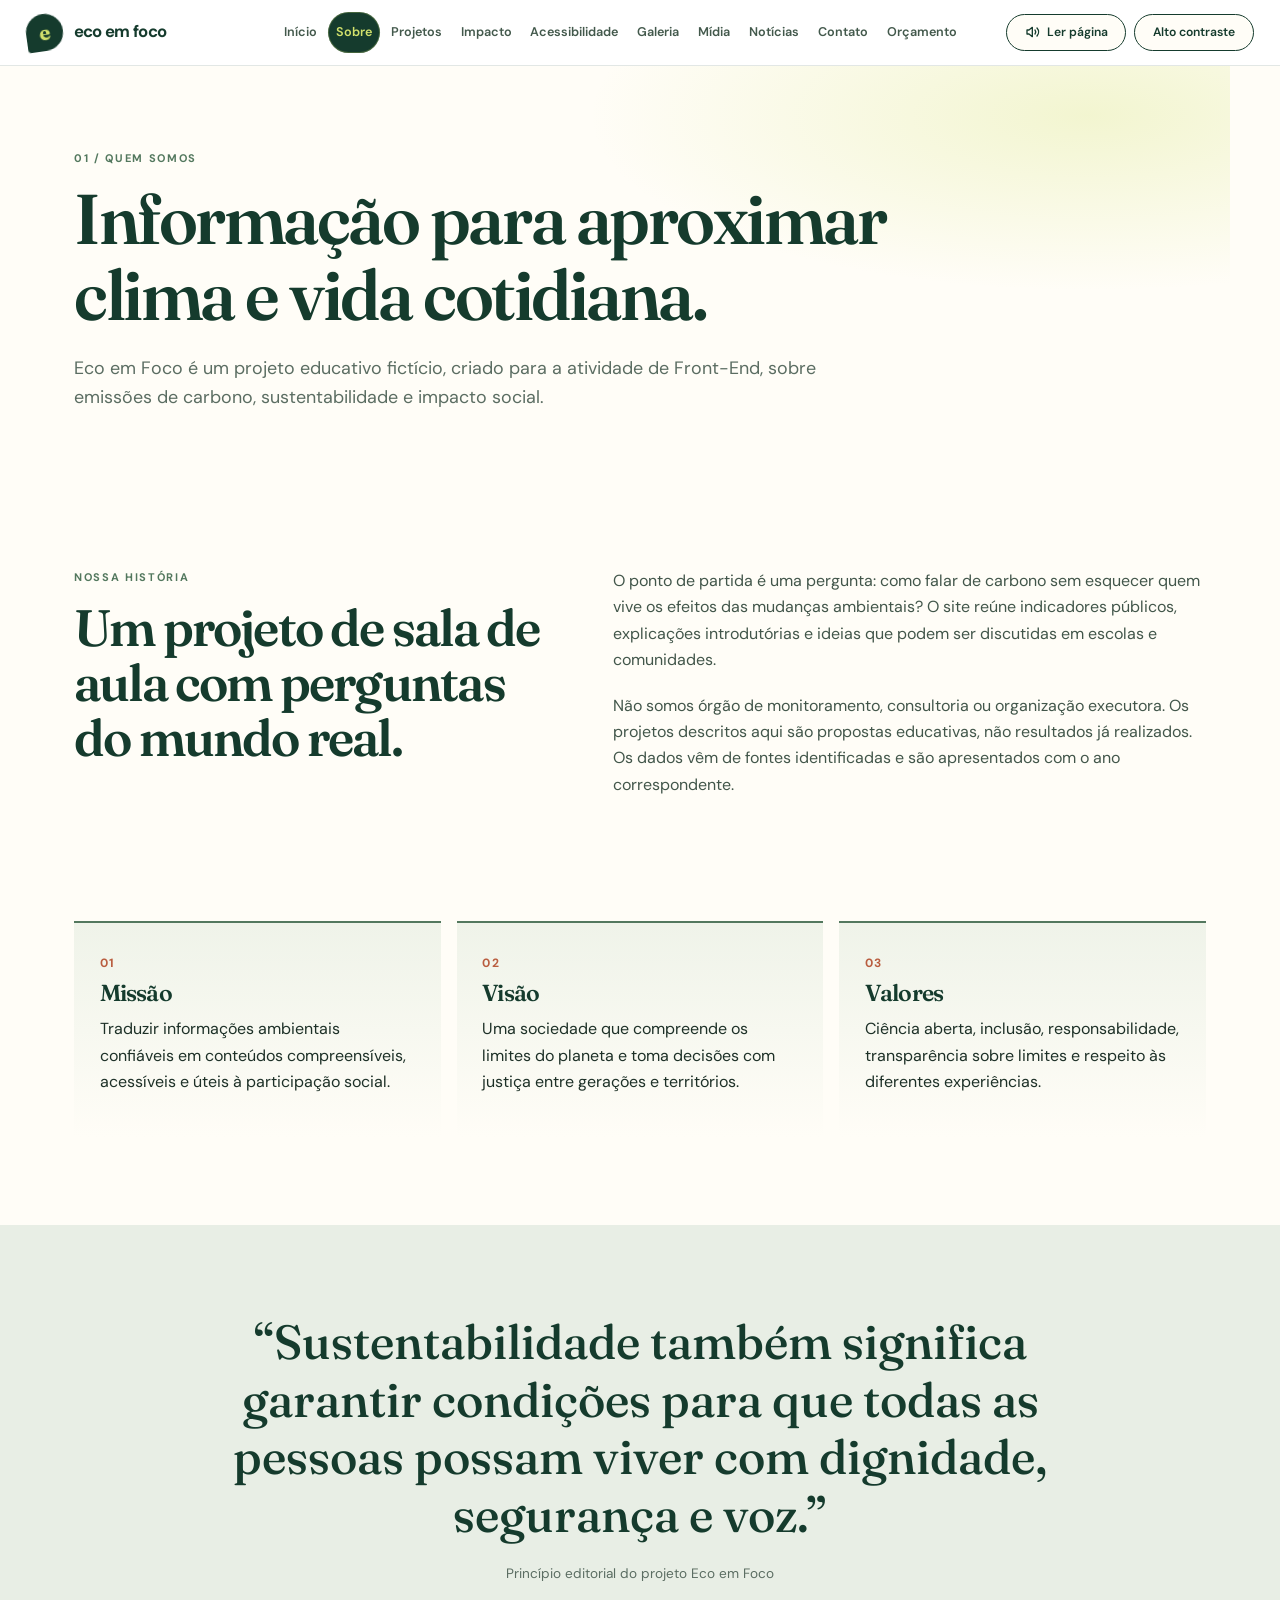
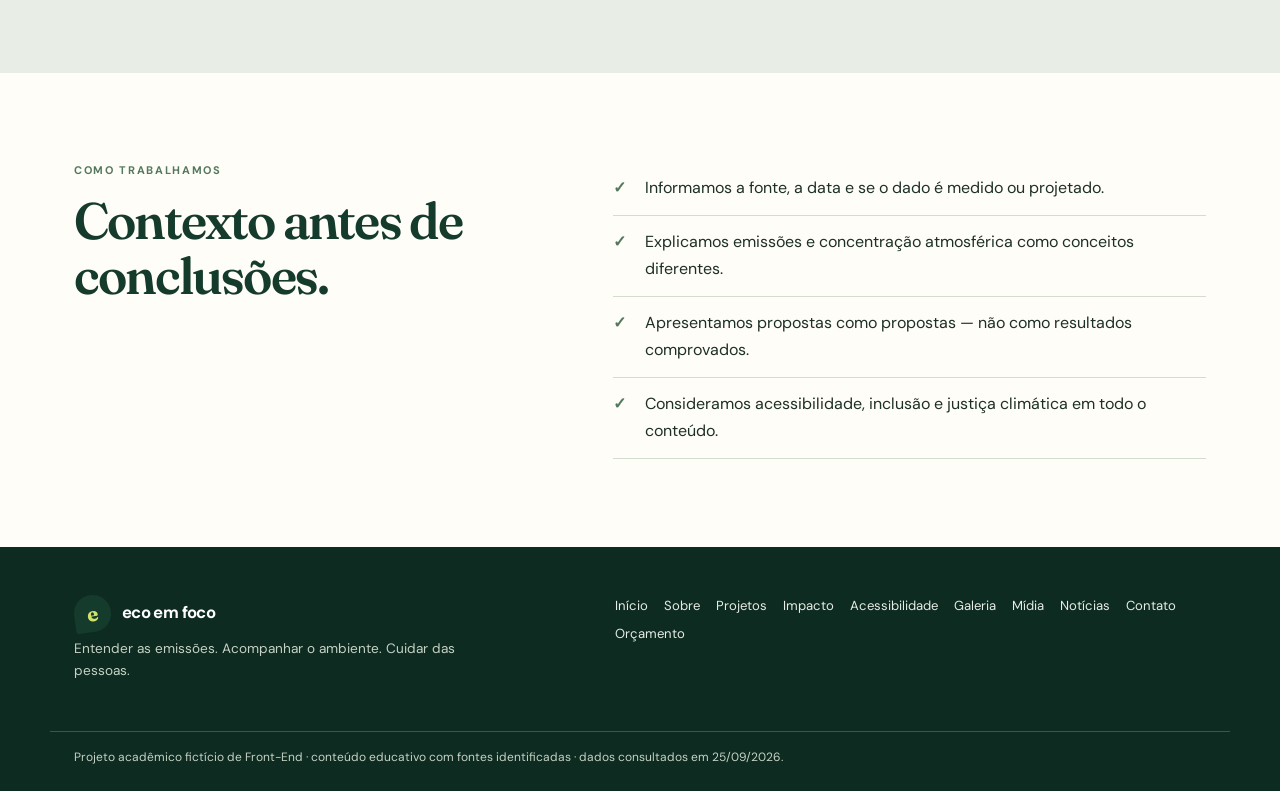
<file: sobre.html>
<!doctype html>
<html lang="pt-BR">

<head>
  <!-- Metadados básicos para idioma, adaptação a telas e descrição nos buscadores. -->
  <meta charset="utf-8" />
  <meta name="viewport" content="width=device-width, initial-scale=1" />
  <meta name="description" content="Conheça o Eco em Foco e a proposta de educação climática acessível." />
  <meta name="theme-color" content="#153b2d" />
  <title>Sobre | Eco em Foco</title>
  <link rel="icon" type="image/svg+xml" href="assets/favicon.svg" />
  <link rel="canonical" href="https://ecofoco.up.railway.app/sobre.html" />
  <meta name="robots" content="index, follow" />

  <meta property="og:type" content="website" />
  <meta property="og:site_name" content="Eco em Foco" />
  <meta property="og:title" content="Mídia | Eco em Foco" />
  <meta property="og:description" content="Acesse vídeos e áudio educativos sobre clima e sustentabilidade." />
  <meta property="og:url" content="https://ecofoco.up.railway.app/midia.html" />

  <meta property="og:image" content="https://ecofoco.up.railway.app/assets/social-preview.png" />
  <meta property="og:image:width" content="1200" />
  <meta property="og:image:height" content="630" />
  <meta property="og:image:type" content="image/png" />
  <meta property="og:image:alt" content="Marca Eco em Foco e frase Entender para agir pelo clima">


  <link rel="stylesheet" href="css/styles.css" />
  <!--
    Aprendendo HTML:
    - <a> cria um link. O atributo href="..." diz para onde ele leva.
    - class="..." funciona como uma categoria: vários elementos podem ter a mesma classe e receber o mesmo estilo.
    - id="..." identifica um elemento único, como um nome especial para esse bloco da página.
    - aria-label="..." ajuda leitores de tela a entenderem o que o elemento faz.
  -->
</head>

<body>
  <a class="skip-link" href="#conteudo">Ir para o conteúdo principal</a>
  <!-- Cabeçalho e navegação globais: o estado atual da página é anunciado por aria-current. -->
  <header class="site-header">
    <div class="header-inner">
      <a class="brand" href="index.html"><span class="brand-mark"
          aria-hidden="true">e</span><span class="brand-text">eco em foco</span></a>
      <details class="mobile-nav" open>
        <summary aria-label="Abrir menu de navegação">Menu</summary>
        <nav class="main-nav" id="menu-principal" aria-label="Navegação principal">
          <a href="index.html">Início</a>
          <a href="sobre.html" aria-current="page">Sobre</a>
          <a href="projetos.html">Projetos</a>
          <a href="impacto.html">Impacto</a>
          <a href="acessibilidade.html">Acessibilidade</a>
          <a href="galeria.html">Galeria</a>
          <a href="midia.html">Mídia</a>
          <a href="noticias.html">Notícias</a>
          <a href="contato.html">Contato</a>
          <a href="orcamento_hospedagem.html">Orçamento</a>
        </nav>
      </details>
      <div class="accessibility-controls" role="group" aria-label="Ferramentas de acessibilidade">
        <button type="button" data-read-page aria-pressed="false"><svg class="audio-icon" viewBox="0 0 24 24"
            fill="none" stroke="currentColor" stroke-width="2" stroke-linecap="round" stroke-linejoin="round"
            aria-hidden="true" focusable="false">
            <path d="M11 5 6 9H3v6h3l5 4V5Z" />
            <path d="M15 9a5 5 0 0 1 0 6" />
            <path d="M18 6a9 9 0 0 1 0 12" />
          </svg><span class="read-label">Ler página</span></button>
        <button type="button" data-contrast aria-pressed="false"><svg class="contrast-icon" viewBox="0 0 24 24"
            fill="none" stroke="currentColor" stroke-width="2" stroke-linecap="round" stroke-linejoin="round"
            aria-hidden="true" focusable="false">
            <circle cx="12" cy="12" r="9" />
            <path d="M12 3a9 9 0 0 0 0 18V3Z" fill="currentColor" stroke="none" />
          </svg><span class="contrast-label">Alto contraste</span></button>
      </div>
    </div>
  </header>
  <!-- main fornece um único destino para o atalho de navegação por teclado. -->
  <main id="conteudo">
    <section class="page-hero">
      <p class="eyebrow eyebrow-dark">01 / quem somos</p>
      <h1>Informação para aproximar clima e vida cotidiana.</h1>
      <p class="page-intro">
        Eco em Foco é um projeto educativo fictício, criado para a atividade
        de Front-End, sobre emissões de carbono, sustentabilidade e impacto
        social.
      </p>
    </section>
    <section class="section about-layout">
      <div>
        <p class="eyebrow eyebrow-dark">Nossa história</p>
        <h2>Um projeto de sala de aula com perguntas do mundo real.</h2>
      </div>
      <div class="rich-copy">
        <p>
          O ponto de partida é uma pergunta: como falar de carbono sem
          esquecer quem vive os efeitos das mudanças ambientais? O site reúne
          indicadores públicos, explicações introdutórias e ideias que podem
          ser discutidas em escolas e comunidades.
        </p>
        <p>
          Não somos órgão de monitoramento, consultoria ou organização
          executora. Os projetos descritos aqui são propostas educativas, não
          resultados já realizados. Os dados vêm de fontes identificadas e são
          apresentados com o ano correspondente.
        </p>
      </div>
    </section>
    <section class="section values-grid">
      <article>
        <span class="value-number">01</span>
        <h3>Missão</h3>
        <p>
          Traduzir informações ambientais confiáveis em conteúdos
          compreensíveis, acessíveis e úteis à participação social.
        </p>
      </article>
      <article>
        <span class="value-number">02</span>
        <h3>Visão</h3>
        <p>
          Uma sociedade que compreende os limites do planeta e toma decisões
          com justiça entre gerações e territórios.
        </p>
      </article>
      <article>
        <span class="value-number">03</span>
        <h3>Valores</h3>
        <p>
          Ciência aberta, inclusão, responsabilidade, transparência sobre
          limites e respeito às diferentes experiências.
        </p>
      </article>
    </section>
    <section class="section quote-panel">
      <blockquote>
        “Sustentabilidade também significa garantir condições para que todas
        as pessoas possam viver com dignidade, segurança e voz.”
      </blockquote>
      <p>Princípio editorial do projeto Eco em Foco</p>
    </section>
    <section class="section two-column">
      <div>
        <p class="eyebrow eyebrow-dark">Como trabalhamos</p>
        <h2>Contexto antes de conclusões.</h2>
      </div>
      <ul class="check-list">
        <li>Informamos a fonte, a data e se o dado é medido ou projetado.</li>
        <li>
          Explicamos emissões e concentração atmosférica como conceitos
          diferentes.
        </li>
        <li>
          Apresentamos propostas como propostas — não como resultados
          comprovados.
        </li>
        <li>
          Consideramos acessibilidade, inclusão e justiça climática em todo o
          conteúdo.
        </li>
      </ul>
    </section>
  </main>
  <!-- Rodapé repetido oferece caminhos globais e identifica o caráter educativo do projeto. -->
  <footer class="site-footer">
    <div class="footer-inner">
      <div>
        <a class="brand footer-brand" href="index.html"><span class="brand-mark" aria-hidden="true">e</span><span
            class="brand-text">eco em foco</span></a>
        <p>
          Entender as emissões. Acompanhar o ambiente. Cuidar das pessoas.
        </p>
      </div>
      <nav class="footer-links" aria-label="Navegação no rodapé">
        <a href="index.html">Início</a>
        <a href="sobre.html" aria-current="page">Sobre</a>
        <a href="projetos.html">Projetos</a>
        <a href="impacto.html">Impacto</a>
        <a href="acessibilidade.html">Acessibilidade</a>
        <a href="galeria.html">Galeria</a>
        <a href="midia.html">Mídia</a>
        <a href="noticias.html">Notícias</a>
        <a href="contato.html">Contato</a>
        <a href="orcamento_hospedagem.html">Orçamento</a>
      </nav>
    </div>
    <div class="footer-bottom">
      Projeto acadêmico fictício de Front-End · conteúdo educativo com fontes
      identificadas · dados consultados em 25/09/2026.
    </div>
  </footer>
  <script src="js/acessibilidade.js" defer></script>
  <script src="https://vlibras.gov.br/app/vlibras-plugin.js" defer></script>
</body>

</html>
</file>
<file: css/styles.css>
/*
  Eco em Foco — CSS global
  Este arquivo organiza a aparência do site em blocos.
  Cada seção abaixo explica uma parte da página e como ela funciona.
*/

/*
  1) Importação de fontes e variáveis
  Aqui definimos a paleta de cores e os tipos usados no projeto.
  O tema é verde e terracota, com sensação de natureza, clima e acolhimento.
*/
@import url("https://fonts.googleapis.com/css2?family=DM+Sans:wght@400;500;600;700&family=Fraunces:opsz,wght@9..144,500;9..144,600;9..144,700&display=swap");

:root {
  --forest: #153b2d;
  --forest-deep: #0e2b21;
  --leaf: #53785e;
  --cream: #f6f3e9;
  --paper: #fffdf7;
  --mist: #e8eee5;
  --ink: #1d3027;
  --muted: #5b6d62;
  --lime: #d2e16c;
  --rust: #b95d3f;
  --line: #d5ddcf;
  --serif: "Fraunces", Georgia, serif;
  --sans: "DM Sans", Arial, sans-serif;
  --content: 1180px;
  --ease: cubic-bezier(0.23, 1, 0.32, 1);
}

/*
  2) Reset e base da página
  Este bloco limpa margens e paddings padrões do navegador.
  Também define a fonte principal e a cor de fundo do site.
*/
* {
  box-sizing: border-box;
}

html {
  scroll-behavior: smooth;
  scroll-padding-top: 6rem;
}

body {
  margin: 0;
  background: var(--paper);
  color: var(--ink);
  font: 400 16px/1.65 var(--sans);
}

img,
video,
iframe {
  max-width: 100%;
}

img {
  display: block;
}

a {
  color: inherit;
  text-underline-offset: 0.2em;
}

button,
input,
select,
textarea {
  font: inherit;
}

button,
a,
input,
select,
textarea {
  touch-action: manipulation;
}

:focus-visible {
  outline: 3px solid #a14827;
  outline-offset: 4px;
  border-radius: 3px;
}

::selection {
  background: var(--lime);
  color: var(--forest-deep);
}

/*
  3) Skip link
  Esse atalho ajuda quem usa teclado a pular direto para o conteúdo principal.
  Sem ele, a navegação por teclado fica mais cansativa.
*/
.skip-link {
  position: absolute;
  left: 1rem;
  top: -8rem;
  z-index: 100;
  background: var(--lime);
  color: var(--forest-deep);
  padding: 0.8rem 1rem;
  font-weight: 700;
}

.skip-link:focus {
  top: 1rem;
}

/*
  4) Cabeçalho e navegação principal
  O header fica fixo no topo para manter o menu sempre acessível.
*/
.site-header {
  position: sticky;
  top: 0;
  z-index: 30;
  background: rgba(255, 255, 255, 0.96);
  border-bottom: 1px solid rgba(19, 61, 47, 0.12);
  backdrop-filter: blur(12px);
}

.header-inner {
  max-width: var(--content);
  margin: auto;
  /* O padding cria espaço entre o conteúdo e as bordas do cabeçalho. */
  padding: 0.75rem 1.5rem;
  /* O display flex coloca a marca e o menu na mesma linha. */
  display: flex;
  /* align-items center alinha os elementos pelo centro vertical. */
  align-items: center;
  /* Separa a marca do menu e distribui o espaço disponível. */
  justify-content: space-between;
  gap: 2rem;
}

.brand {
  /* inline-flex mantém a marca em linha e permite alinhar seus elementos internos. */
  display: inline-flex;
  align-items: center;
  /* gap cria distância entre o símbolo e o nome do site. */
  gap: 0.7rem;
  /* margin-right auto empurra o menu para o lado direito. */
  margin-right: auto;
  text-decoration: none;
  color: var(--forest);
  font-weight: 700;
  letter-spacing: -0.04em;
}

.brand-mark {
  display: grid;
  place-items: center;
  width: 2.3rem;
  height: 2.3rem;
  border-radius: 50% 50% 50% 8%;
  background: var(--forest);
  color: var(--lime);
  font: 700 1.3rem var(--serif);
  transform: rotate(-8deg);
}

.brand-text {
  font-size: 1.05rem;
}

.main-nav {
  /* flex organiza os links do menu lado a lado. */
  display: flex;
  align-items: center;
  /* gap controla o pequeno espaço entre cada link. */
  gap: 0.18rem;
}

.main-nav a {
  /* padding aumenta a área clicável do link. */
  padding: 0.62rem 0.72rem;
  /* Um valor grande deixa as bordas do link arredondadas. */
  border-radius: 99px;
  color: #43594c;
  text-decoration: none;
  font-size: 0.79rem;
  font-weight: 600;
  transition:
    background 0.18s var(--ease),
    color 0.18s var(--ease),
    box-shadow 0.18s var(--ease);
}

.main-nav a:hover {
  background: var(--mist);
  color: var(--forest);
}

.main-nav a[aria-current="page"] {
  background: var(--forest);
  color: var(--lime);
  box-shadow: inset 0 0 0 1px rgba(210, 225, 108, 0.25);
}

.main-nav a[aria-current="page"]:hover {
  background: var(--forest);
  color: var(--lime);
}

.nav-toggle {
  display: none;
  border: 1px solid var(--line);
  border-radius: 99px;
  padding: 0.58rem 0.85rem;
  background: var(--paper);
  color: var(--forest);
  font-weight: 700;
}

/*
  5) Tipografia e layout geral
  Aqui ajustamos títulos, parágrafos, rótulos e limites de largura das seções.
  Isso cria uma leitura mais confortável e uniforme em todas as páginas.
*/
main {
  min-height: 60vh;
}

.container {
  width: min(var(--content), 100% - 3rem);
  margin-inline: auto;
}

.eyebrow {
  margin: 0 0 0.85rem;
  color: #d9e58a;
  font-size: 0.69rem;
  font-weight: 700;
  letter-spacing: 0.15em;
  text-transform: uppercase;
}

.eyebrow-dark {
  color: var(--leaf);
}

h1,
h2,
h3 {
  font-family: var(--serif);
  font-weight: 600;
  line-height: 1.08;
  letter-spacing: -0.035em;
  color: var(--forest);
}

h1 {
  font-size: clamp(2.8rem, 6.1vw, 5.4rem);
  max-width: 16ch;
  margin: 0.2rem 0 1.3rem;
}

h2 {
  font-size: clamp(2rem, 4vw, 3.2rem);
  margin: 0.25rem 0 1rem;
}

h3 {
  font-size: 1.45rem;
  margin: 0.3rem 0 0.7rem;
}

p {
  margin: 0.4rem 0 1rem;
}

.small-note {
  color: var(--muted);
  font-size: 0.84rem;
}

.section {
  max-width: var(--content);
  margin: 0 auto;
  padding: 5.5rem 1.5rem;
}

.page-hero {
  max-width: var(--content);
  margin: auto;
  padding: 5.2rem 1.5rem 3.2rem;
  background: radial-gradient(
    ellipse at 88% 12%,
    rgba(210, 225, 108, 0.28),
    transparent 34%
  );
}

.page-hero h1 {
  font-size: clamp(2.7rem, 5.5vw, 4.6rem);
  max-width: 18ch;
}

.page-intro {
  max-width: 62ch;
  color: var(--muted);
  font-size: 1.12rem;
}

/*
  6) Hero da página inicial
  O hero é o grande bloco de apresentação do site.
  Ele combina texto, imagem e etiqueta para dar visibilidade ao tema principal.
*/
.hero {
  position: relative;
  overflow: hidden;
  /* O grid divide o hero em uma área de texto e outra de imagem. */
  display: grid;
  grid-template-columns: 1.02fr 0.98fr;
  /* min-height evita que o bloco fique baixo demais em telas grandes. */
  max-height: 550px;
  background: var(--forest);
  color: #f8f5e9;
}

.hero::before {
  content: "";
  position: absolute;
  inset: 0 52% 0 0;
  background: radial-gradient(
    circle at 12% 90%,
    rgba(210, 225, 108, 0.16),
    transparent 45%
  );
  pointer-events: none;
}

.hero-copy {
  position: relative;
  z-index: 1;
  align-self: center;
  max-width: 760px;
  padding: 5rem max(2rem, calc((100vw - var(--content)) / 2)) 5rem
    max(1.5rem, calc((100vw - var(--content)) / 2));
}

.hero-title {
  position: relative;
  z-index: 1;
  align-self: center;
  min-width: 0;
  padding: 1.5rem clamp(1.25rem, 4vw, 4rem);
}

.hero h1 {
  color: #fffdf4;
  max-width: 13ch;
  font-size: clamp(3rem, 5.2vw, 5rem);
}

.hero h1 em {
  color: var(--lime);
  font-style: normal;
}

.hero-lede {
  max-width: 50ch;
  color: #e4ecde;
  font-size: 1.08rem;
}

.hero-actions {
  display: flex;
  align-items: center;
  flex-wrap: wrap;
  gap: 1.2rem;
  margin: 1.8rem 0;
}

.hero-note {
  max-width: 46ch;
  margin: 0;
  color: #f0f5e9;
  font-size: clamp(1.125rem, 1.5vw, 1.4rem);
  line-height: 1.55;
}

.hero-photo {
  position: relative;
  min-height: 470px;
  margin: 2.5rem 2.5rem 2.5rem 0;
  overflow: hidden;
  border-radius: 3rem 1rem 3rem 1rem;
  background: #47664e;
}

.hero-photo::after {
  content: "";
  position: absolute;
  inset: 40% 0 0;
  background: linear-gradient(transparent, rgba(7, 29, 20, 0.75));
}

.hero-photo img {
  width: 100%;
  height: 100%;
  position: absolute;
  inset: 0;
  object-fit: cover;
}

.hero-photo figcaption {
  position: absolute;
  z-index: 1;
  left: 1.5rem;
  right: 1.5rem;
  bottom: 1.3rem;
  color: white;
  font-size: 0.82rem;
}

.hero-stamp {
  display: inline-flex;
  align-items: center;
  gap: 0.65rem;
  padding: 0.8rem 1rem;
  background: var(--lime);
  color: var(--forest-deep);
  border-radius: 999px;
  font-size: 0.72rem;
  font-weight: 700;
  line-height: 1.15;
  margin: 0.75rem 0 0.75rem;
}

.hero-stamp span:first-child {
  font: 600 1.35rem var(--serif);
}

/*
  7) Botões e links de ação
  Esses estilos deixam ações importantes destacadas e fáceis de clicar.
  Eles servem para chamar atenção para páginas, links e chamadas de ação.
*/
.button {
  display: inline-flex;
  align-items: center;
  justify-content: center;
  gap: 0.7rem;
  min-height: 48px;
  padding: 0.78rem 1.15rem;
  border: 1px solid transparent;
  border-radius: 99px;
  font-size: 0.9rem;
  font-weight: 700;
  text-decoration: none;
  cursor: pointer;
  transition:
    transform 0.16s var(--ease),
    background 0.18s var(--ease),
    color 0.18s var(--ease);
}

.button:active {
  transform: scale(0.97);
}

.button-light {
  background: var(--lime);
  color: var(--forest-deep);
}

.button-light:hover {
  background: #e2ee90;
}

.button-dark {
  background: var(--forest);
  color: #fff;
}

.button-dark:hover {
  background: #275640;
}

.button-outline {
  border-color: #b4c9b7;
  color: white;
  background: transparent;
}

.button-outline:hover {
  background: rgba(255, 255, 255, 0.1);
}

.text-link {
  font-weight: 700;
  text-decoration: none;
}

.text-link-light {
  color: white;
}

.arrow-link {
  display: inline-flex;
  gap: 0.5rem;
  color: var(--forest);
  font-weight: 700;
  text-decoration: none;
}

.arrow-link:hover,
.rich-copy a:hover {
  text-decoration: underline;
}

/*
  8) Cartões e métricas
  Essa parte organiza dados e blocos de informação em cartões.
  É útil para mostrar indicadores, valores e conteúdos em coluna visualmente equilibrada.
*/
.intro-grid {
  display: grid;
  grid-template-columns: 1fr 0.8fr;
  gap: 3rem;
  align-items: end;
  padding-bottom: 2.2rem;
}

.intro-grid h2 {
  max-width: 18ch;
}

.section-lede {
  max-width: 55ch;
  color: var(--muted);
  font-size: 1.05rem;
}

.metrics {
  max-width: var(--content);
  margin: 0 auto;
  padding: 0 1.5rem 4.5rem;
  display: grid;
  grid-template-columns: repeat(3, 1fr);
  gap: 1rem;
}

.metric-card {
  position: relative;
  padding: 1.7rem;
  background: #f2f4eb;
  border-radius: 1.1rem;
  min-height: 255px;
}

.metric-card-accent {
  background: var(--forest);
  color: #f8f5e9;
}

.metric-index {
  display: block;
  color: var(--leaf);
  font-size: 0.68rem;
  font-weight: 700;
  letter-spacing: 0.13em;
  text-transform: uppercase;
}

.metric-card-accent .metric-index {
  color: var(--lime);
}

.metric-card strong {
  display: block;
  margin: 0.8rem 0 0.4rem;
  color: var(--forest);
  font: 600 clamp(2.5rem, 4vw, 3.7rem)/1 var(--serif);
  letter-spacing: -0.05em;
}

.metric-card-accent strong {
  color: #fff;
}

.metric-card strong small {
  font: 500 0.36em var(--sans);
  letter-spacing: 0;
}

.metric-card p {
  max-width: 33ch;
  color: var(--muted);
  font-size: 0.9rem;
}

.metric-card-accent p {
  color: #dce6da;
}

.metric-card > a {
  font-size: 0.8rem;
  font-weight: 700;
  text-decoration: none;
}

.metric-card sup {
  position: absolute;
  right: 1.5rem;
  bottom: 1.5rem;
}

/*
  9) Faixas de destaque e blocos de chamada
  Essas seções ajudam a separar uma ideia forte do restante do conteúdo.
  Eles servem para reforçar valores ambientais e sociais.
*/
.split-callout {
  display: grid;
  grid-template-columns: 0.28fr 1fr;
  gap: 2rem;
  align-items: start;
  padding-top: 4rem;
  padding-bottom: 5.5rem;
}

.split-callout h2 {
  max-width: 21ch;
}

.split-callout p:not(.eyebrow) {
  max-width: 68ch;
  color: var(--muted);
}

.callout-mark {
  display: grid;
  place-items: center;
  width: 4.5rem;
  height: 4.5rem;
  border-radius: 50%;
  background: var(--lime);
  color: var(--forest);
  font: 2rem var(--serif);
}

.dark-band {
  max-width: none;
  padding: 4.4rem max(1.5rem, calc((100vw - var(--content)) / 2));
  background: var(--forest);
  color: white;
  display: flex;
  align-items: center;
  justify-content: space-between;
  gap: 2rem;
}

.dark-band h2 {
  max-width: 19ch;
  color: white;
}

.dark-band p:not(.eyebrow) {
  max-width: 52ch;
  color: #dbe5db;
}

.source-strip {
  display: grid;
  grid-template-columns: 0.8fr 1fr;
  gap: 1rem 3rem;
}

.source-strip h2 {
  font-size: 2.4rem;
}

.source-list {
  margin: 0.2rem 0;
  padding-left: 1.4rem;
}

.source-list li {
  margin: 0 0 0.75rem;
}

.source-list a {
  color: var(--forest);
}

.source-strip .small-note {
  grid-column: 2;
}

/*
  10) Blocos de texto e lista de valores
  Ficam aqui os estilos das páginas “Sobre”, “Projetos” e similares.
  O objetivo é manter textos legíveis e bem estruturados.
*/
.about-layout,
.two-column {
  display: grid;
  grid-template-columns: 0.8fr 1fr;
  gap: 4rem;
  align-items: start;
}

.about-layout h2,
.two-column h2 {
  max-width: 15ch;
}

.rich-copy {
  max-width: 68ch;
  color: #42564a;
}

.rich-copy p {
  margin-top: 0;
  margin-bottom: 1.2rem;
}

.values-grid {
  display: grid;
  grid-template-columns: repeat(3, 1fr);
  gap: 1rem;
  padding-top: 1rem;
}

.values-grid article {
  padding: 1.6rem;
  border-top: 2px solid var(--leaf);
  background: linear-gradient(180deg, #eff3e9, transparent);
}

.value-number {
  color: var(--rust);
  font-size: 0.75rem;
  font-weight: 700;
  letter-spacing: 0.12em;
}

.quote-panel {
  max-width: none;
  background: var(--mist);
  text-align: center;
  padding-inline: max(1.5rem, calc((100vw - 860px) / 2));
}

.quote-panel blockquote {
  margin: 0;
  color: var(--forest);
  font: 500 clamp(1.8rem, 4vw, 3rem)/1.2 var(--serif);
}

.quote-panel p {
  margin: 1.2rem 0 0;
  color: var(--muted);
  font-size: 0.85rem;
}

.check-list {
  list-style: none;
  padding: 0;
  margin: 0;
}

.check-list li {
  padding: 0.85rem 0 0.85rem 2rem;
  border-bottom: 1px solid var(--line);
  position: relative;
}

.check-list li::before {
  content: "✓";
  position: absolute;
  left: 0;
  color: var(--leaf);
  font-weight: 700;
}

/*
  11) Projetos e cards de ação
  Esse bloco formata cartões de propostas e ideias de projeto.
  O destaque visual ajuda a diferenciar uma ideia principal das demais.
*/
.project-grid {
  display: grid;
  grid-template-columns: repeat(2, 1fr);
  gap: 1rem;
  padding-top: 1rem;
}

.project-card {
  position: relative;
  padding: 2rem;
  background: #f0f3e9;
  border-radius: 1.25rem;
}

.project-feature {
  grid-row: span 2;
  background: var(--forest);
  color: white;
}

.project-feature h2 {
  color: white;
  font-size: 2.6rem;
}

.project-feature p,
.project-feature li {
  color: #e3ebde;
}

.project-tag {
  color: var(--leaf);
  font-size: 0.68rem;
  font-weight: 700;
  letter-spacing: 0.13em;
}

.project-feature .project-tag {
  color: var(--lime);
}

.project-symbol {
  margin: 1.3rem 0;
  color: var(--rust);
  font: 3rem var(--serif);
}

.project-feature .project-symbol {
  color: var(--lime);
}

.project-card ul {
  padding-left: 1.2rem;
}

.impact-label {
  margin-top: 1.2rem;
  padding-top: 1rem;
  border-top: 1px solid rgba(21, 59, 45, 0.2);
  font-weight: 600;
  font-size: 0.88rem;
}

.project-feature .impact-label {
  border-color: rgba(255, 255, 255, 0.25);
}

.action-note {
  max-width: none;
  background: var(--rust);
  color: white;
  padding-inline: max(1.5rem, calc((100vw - var(--content)) / 2));
}

.action-note h2 {
  max-width: 20ch;
  color: white;
}

.action-note p:not(.eyebrow) {
  max-width: 62ch;
  color: #fff0e9;
}

/*
  12) Tabelas e visualização de dados
  Esta seção deixa tabelas de impacto e orçamento mais legíveis e responsivas.
  O scroll horizontal em telas pequenas evita quebra visual.
*/
.data-overview {
  padding-top: 1rem;
}

.data-note {
  max-width: var(--content);
  margin: 0 auto 1.5rem;
  padding: 1.2rem 1.4rem;
  border-left: 4px solid var(--rust);
  background: #f7eee8;
}

.data-note p {
  margin: 0.3rem 0 0;
  color: #55483e;
}

.table-wrap {
  overflow-x: auto;
  border: 1px solid var(--line);
  border-radius: 0.9rem;
  background: white;
}

.table-wrap table {
  width: 100%;
  min-width: 760px;
  border-collapse: collapse;
  text-align: left;
}

.table-wrap caption {
  text-align: left;
  padding: 1.1rem 1.2rem;
  color: var(--forest);
  font: 600 1.2rem var(--serif);
}

th,
td {
  padding: 1rem 1.1rem;
  border-top: 1px solid var(--line);
  vertical-align: top;
}

thead th {
  background: var(--forest);
  color: white;
  font-size: 0.78rem;
  letter-spacing: 0.04em;
}

tbody th {
  min-width: 160px;
  color: var(--forest);
  font-weight: 700;
}

td {
  color: #42564a;
  font-size: 0.9rem;
}

td a {
  color: var(--forest);
  font-weight: 600;
}

.impact-context {
  display: grid;
  grid-template-columns: 0.8fr 1fr;
  gap: 4rem;
}

.impact-context h2 {
  max-width: 15ch;
}

.methodology {
  padding-top: 2rem;
}

.methodology > h2 {
  font-size: 2.4rem;
}

.method-grid {
  display: grid;
  grid-template-columns: repeat(3, 1fr);
  gap: 1rem;
  margin-top: 1.4rem;
}

.method-grid article {
  padding: 1.25rem;
  background: var(--mist);
  border-radius: 0.9rem;
}

.method-grid p {
  color: var(--muted);
  font-size: 0.9rem;
}

/*
  13) Acessibilidade e inclusão
  Esses estilos são pensados para apresentar conteúdo mais claro e acessível.
  O objetivo é facilitar leitura, foco e compreensão em diferentes contextos.
*/
.access-intro {
  display: grid;
  grid-template-columns: 0.5fr 1fr;
  align-items: center;
  gap: 3rem;
}

.access-number {
  display: grid;
  place-items: center;
  aspect-ratio: 1;
  border-radius: 50%;
  background: var(--forest);
  color: var(--lime);
  font: 600 clamp(2rem, 4vw, 3.7rem) var(--serif);
}

.access-intro h2 {
  max-width: 18ch;
}

.access-grid {
  display: grid;
  grid-template-columns: repeat(3, 1fr);
  gap: 1rem;
  padding-top: 1rem;
}

.access-grid article {
  padding: 1.5rem;
  background: #f0f3e9;
  border-radius: 1rem;
}

.access-grid p {
  color: var(--muted);
  font-size: 0.9rem;
}

.access-icon {
  color: var(--rust);
  font: 1.6rem var(--serif);
}

.access-next {
  max-width: none;
  background: var(--mist);
  padding-inline: max(1.5rem, calc((100vw - var(--content)) / 2));
}

.access-next ol {
  max-width: 70ch;
  padding-left: 1.5rem;
}

.access-next li {
  padding: 0.35rem 0;
}

/*
  14) Galeria e mídia
  Esses estilos dão destaque a imagens e vídeos sem perder a leitura e a acessibilidade.
  O espaço, o contraste e o ajuste de tamanho ajudam a manter a estética limpa.
*/
.gallery-grid {
  display: grid;
  grid-template-columns: repeat(2, 1fr);
  gap: 1.2rem;
  padding-top: 1rem;
}

.gallery-item {
  margin: 0;
  overflow: hidden;
  border-radius: 1.1rem;
  background: var(--mist);
}

.gallery-item img {
  width: 100%;
  height: 340px;
  object-fit: cover;
  transition: transform 0.5s var(--ease);
}

.gallery-item:hover img {
  transform: scale(1.025);
}

.gallery-wide {
  grid-column: 1 / -1;
}

.gallery-wide img {
  height: 460px;
}

.gallery-item figcaption {
  display: grid;
  gap: 0.3rem;
  padding: 1rem 1.2rem;
}

.gallery-item figcaption strong {
  color: var(--forest);
}

.gallery-item figcaption span {
  color: var(--muted);
  font-size: 0.8rem;
}

.gallery-note {
  padding-top: 1rem;
}

.media-layout {
  display: grid;
  grid-template-columns: 1fr 1fr;
  gap: 1.2rem;
  padding-top: 1rem;
}

.media-card {
  padding: 1.4rem;
  background: var(--mist);
  border-radius: 1rem;
}

.media-heading {
  margin-bottom: 1rem;
}

.media-heading h2 {
  font-size: 1.8rem;
}

.media-card video {
  width: 100%;
  max-height: 430px;
  aspect-ratio: 16 / 9;
  object-fit: contain;
  background: #17231e;
  border-radius: 0.65rem;
}

.media-card audio {
  width: 100%;
  margin: 1.2rem 0;
}

.transcript {
  padding: 0.9rem 1rem;
  background: rgba(255, 255, 255, 0.72);
  border-radius: 0.6rem;
  font-size: 0.88rem;
}

.credit-line {
  font-size: 0.78rem;
  color: var(--muted);
}

.embed-section {
  display: grid;
  grid-template-columns: minmax(0, 1fr);
  justify-items: center;
}

.embed-section > div {
  width: min(100%, 800px);
  text-align: center;
}

.embed-section h2 {
  max-width: 22ch;
  margin-inline: auto;
  font-size: clamp(2rem, 4vw, 2.7rem);
}

.embed-section p:not(.eyebrow) {
  max-width: 58ch;
  margin: 1rem auto 1.5rem;
  font-size: 1.1rem;
}

.embed-section iframe {
  display: block;
  width: 100%;
  height: auto;
  aspect-ratio: 16 / 9;
  border: 0;
}

.video-frame {
  aspect-ratio: 16 / 9;
  border-radius: 1rem;
  overflow: hidden;
  background: #17231e;
}

.video-frame iframe {
  width: 100%;
  height: 100%;
  border: 0;
}

/*
  15) Notícias e contato
  Aqui ficam estilos de listas editoriais e formulários.
  O objetivo é deixar texto informativo e campos de entrada claros.
*/
.news-list {
  padding-top: 1rem;
}

.news-card {
  display: grid;
  grid-template-columns: 110px 1fr;
  gap: 2rem;
  padding: 2.1rem 0;
  border-bottom: 1px solid var(--line);
}

.news-date {
  display: grid;
  align-content: start;
  gap: 0.2rem;
  color: var(--rust);
}

.news-date span:first-child {
  font: 600 3rem/1 var(--serif);
}

.news-date span:last-child {
  font-size: 0.65rem;
  font-weight: 700;
  letter-spacing: 0.12em;
}

.news-card h2 {
  font-size: 2rem;
  max-width: 26ch;
}

.news-card p:not(.eyebrow) {
  max-width: 75ch;
  color: #4a5e51;
}

.news-card a {
  color: var(--forest);
  font-weight: 700;
}

.news-card .small-note {
  font-size: 0.8rem;
}

.news-footer {
  padding-top: 3rem;
}

.contact-layout {
  display: grid;
  grid-template-columns: 0.7fr 1.3fr;
  gap: 4rem;
  padding-top: 1rem;
  align-items: start;
}

.contact-aside {
  position: sticky;
  top: 6rem;
}

.contact-aside h2 {
  font-size: 2.4rem;
}

.contact-aside a {
  color: var(--forest);
  font-weight: 700;
}

.team-note {
  margin-top: 2.5rem;
  padding: 1rem;
  background: var(--mist);
  border-radius: 0.8rem;
}

.team-note h3 {
  font-size: 1.2rem;
}

.contact-form {
  padding: 1.7rem;
  background: #f1f3eb;
  border-radius: 1rem;
}

.form-row {
  display: grid;
  grid-template-columns: 1fr 1fr;
  gap: 1rem;
}

.form-field {
  display: grid;
  gap: 0.4rem;
  margin-bottom: 1rem;
}

.form-field label,
.form-consent label {
  font-size: 0.85rem;
  font-weight: 700;
  color: var(--forest);
}

input,
select,
textarea {
  width: 100%;
  min-height: 48px;
  padding: 0.7rem 0.8rem;
  border: 1px solid #9aaa9a;
  border-radius: 0.45rem;
  background: white;
  color: var(--ink);
}

textarea {
  min-height: 140px;
  resize: vertical;
}

.form-field small {
  font-size: 0.75rem;
  color: var(--muted);
}

.form-consent {
  display: flex;
  align-items: flex-start;
  gap: 0.7rem;
  margin: 0.6rem 0 1.1rem;
}

.form-consent input {
  width: 1.2rem;
  min-width: 1.2rem;
  min-height: 1.2rem;
  margin: 0.15rem 0;
}

.form-consent label {
  font-weight: 500;
  line-height: 1.45;
}

.form-feedback {
  min-height: 1.6rem;
  margin: 0.8rem 0 0;
  color: var(--forest);
  font-weight: 700;
}

/*
  16) Orçamento e documentação
  Esses estilos ajudam a separar textos explicativos de tabelas de valores.
  Também deixam a apresentação de dados mais clara para estudo.
*/
.budget-note {
  padding-top: 1rem;
  padding-bottom: 1rem;
}

.budget-note strong {
  color: var(--forest);
}

.budget-note p {
  max-width: 90ch;
  color: var(--muted);
}

.budget-table-wrap {
  padding-top: 0;
}

.budget-table-wrap .table-wrap table {
  min-width: 940px;
}

.budget-table-wrap td {
  min-width: 170px;
}

.budget-sources {
  padding-top: 1rem;
}

.budget-sources ol {
  padding-left: 1.3rem;
}

.budget-sources li {
  margin: 0.5rem 0;
}

.budget-sources a {
  color: var(--forest);
}

code {
  padding: 0.12rem 0.32rem;
  background: #ebeee6;
  border-radius: 0.25rem;
}

/*
  17) Rodapé
  O rodapé fecha o layout com navegação e informações sobre o projeto.
  Ele repete caminhos importantes e reforça o caráter educativo do site.
*/
.site-footer {
  background: var(--forest-deep);
  color: #e6ede5;
}

.footer-inner {
  max-width: var(--content);
  margin: auto;
  padding: 3rem 1.5rem 2rem;
  display: grid;
  grid-template-columns: 1fr 1.2fr;
  gap: 3rem;
}

.footer-brand {
  color: white;
}

.footer-inner p {
  max-width: 46ch;
  color: #c5d2c5;
  font-size: 0.85rem;
}

.footer-links {
  display: flex;
  flex-wrap: wrap;
  align-content: start;
  gap: 0.4rem 1rem;
}

.footer-links a {
  color: #e6ede5;
  font-size: 0.82rem;
  text-decoration: none;
}

.footer-links a:hover {
  text-decoration: underline;
}

.footer-bottom {
  max-width: var(--content);
  margin: auto;
  padding: 1rem 1.5rem 1.5rem;
  border-top: 1px solid rgba(255, 255, 255, 0.2);
  color: #c5d2c5;
  font-size: 0.75rem;
}

/*
  18) Responsividade
  Esse bloco ajusta o layout para celular e tablet.
  Ele mantém a leitura confortável e evita quebra visual em telas menores.
*/
@media (max-width: 900px) {
  .main-nav {
    gap: 0;
  }

  .main-nav a {
    padding: 0.55rem 0.48rem;
    font-size: 0.7rem;
  }

  .hero {
    grid-template-columns: 1fr 0.8fr;
  }

  .hero-copy {
    padding-left: 1.5rem;
    padding-right: 1.5rem;
  }

  .hero-photo {
    margin-right: 1.5rem;
  }

  .section {
    padding-top: 4.2rem;
    padding-bottom: 4.2rem;
  }
}

@media (max-width: 700px) {
  .header-inner {
    padding: 0.7rem 1rem;
  }

  .nav-toggle {
    display: inline-flex;
  }

  .main-nav {
    /* O menu começa escondido no celular e só aparece quando o details é aberto. */
    display: none;
    /* O menu fica por cima do conteúdo, logo abaixo do cabeçalho. */
    position: absolute;
    /* top: 100% coloca o menu depois da altura do elemento pai. */
    top: 100%;
    /* left e right em 0 fazem o menu ocupar toda a largura disponível. */
    left: 0;
    right: 0;
    /* Cria espaço interno para os links não ficarem encostados nas bordas. */
    padding: 0.7rem 1rem 1rem;
    /* Usa a cor de fundo clara definida nas variáveis do projeto. */
    background: var(--paper);
    /* Cria uma linha para separar o menu do restante da página. */
    border-bottom: 1px solid var(--line);
    /* Adiciona uma sombra leve para destacar o menu sobre o conteúdo. */
    box-shadow: 0 14px 28px rgba(14, 43, 33, 0.1);
    /* Divide os links em duas colunas quando o menu aparece. */
    grid-template-columns: repeat(2, 1fr);
    /* Define o espaço entre as linhas e as colunas do grid. */
    gap: 0.25rem;
  }

  .main-nav.is-open {
    display: grid;
  }

  .main-nav a {
    padding: 0.75rem;
    border-radius: 0.45rem;
    font-size: 0.88rem;
  }

  .container {
    /* min() escolhe o menor valor para limitar a largura sem estourar a tela. */
    width: min(var(--content), 100% - 2rem);
    /* margin-inline auto centraliza o conteúdo horizontalmente. */
  }

  .hero {
    grid-template-columns: 1fr;
    min-height: unset;
    max-height: none;
  }

  .hero-copy {
    padding: 4rem 1.3rem 2rem;
  }

  .hero h1 {
    font-size: clamp(3rem, 13vw, 4.7rem);
  }

  .hero-photo {
    min-height: 300px;
    margin: 0 1rem 1rem;
    border-radius: 2rem 0.8rem 2rem 0.8rem;
  }

  .intro-grid,
  .about-layout,
  .two-column,
  .impact-context,
  .contact-layout,
  .embed-section {
    grid-template-columns: 1fr;
    gap: 1.4rem;
  }

  .metrics {
    grid-template-columns: 1fr;
    padding-inline: 1rem;
  }

  .metric-card {
    min-height: unset;
  }

  .split-callout {
    grid-template-columns: 1fr;
    gap: 1.2rem;
  }

  .dark-band {
    align-items: flex-start;
    flex-direction: column;
  }

  .source-strip {
    grid-template-columns: 1fr;
    gap: 0.5rem;
  }

  .source-strip .small-note {
    grid-column: auto;
  }

  .values-grid,
  .method-grid,
  .access-grid {
    grid-template-columns: 1fr;
  }

  .project-grid {
    grid-template-columns: 1fr;
  }

  .project-feature {
    grid-row: auto;
  }

  .gallery-grid,
  .media-layout {
    grid-template-columns: 1fr;
  }

  .gallery-wide {
    grid-column: auto;
  }

  .gallery-wide img,
  .gallery-item img {
    height: 290px;
  }

  .news-card {
    grid-template-columns: 68px 1fr;
    gap: 1rem;
  }

  .news-date span:first-child {
    font-size: 2.2rem;
  }

  .news-card h2 {
    font-size: 1.55rem;
  }

  .form-row {
    grid-template-columns: 1fr;
    gap: 0;
  }

  .contact-aside {
    position: static;
  }

  .footer-inner {
    grid-template-columns: 1fr;
    gap: 1rem;
  }

  .page-hero {
    padding: 4rem 1rem 2rem;
  }

  .page-hero h1 {
    font-size: clamp(2.6rem, 11vw, 4rem);
  }

  .section {
    padding: 3.5rem 1rem;
  }

  .budget-table-wrap {
    padding-inline: 1rem;
  }
}

@media (prefers-reduced-motion: reduce) {
  html {
    scroll-behavior: auto;
  }

  *,
  *::before,
  *::after {
    animation-duration: 0.01ms !important;
    animation-iteration-count: 1 !important;
    transition-duration: 0.01ms !important;
    scroll-behavior: auto !important;
  }
}

/*
  19) Menu responsivo em HTML nativo
  Esse trecho usa details/summary, que funciona sem JavaScript.
  Ele mantém navegação acessível e simples.
*/
.mobile-nav {
  display: flex;
  align-items: center;
  margin-left: auto;
}

.mobile-nav > summary {
  display: none;
}

.mobile-nav > .main-nav {
  display: flex;
  flex-wrap: wrap;
  justify-content: flex-end;
}

@media (max-width: 700px) {
  .header-inner {
    position: relative;
  }

  .mobile-nav {
    display: block;
    position: relative;
  }

  .mobile-nav > summary {
    display: inline-flex;
    align-items: center;
    border: 1px solid var(--line);
    border-radius: 99px;
    padding: 0.58rem 0.85rem;
    background: var(--paper);
    color: var(--forest);
    font-weight: 700;
    list-style: none;
  }

  .mobile-nav > summary::-webkit-details-marker {
    display: none;
  }

  .mobile-nav > .main-nav {
    display: none;
    top: calc(100% + 0.5rem);
    left: auto;
    right: 0;
    width: min(23rem, calc(100vw - 2rem));
  }

  .mobile-nav[open] > .main-nav {
    display: grid;
  }
}

/*
  20) Ajustes finais de formulários e mídia
  Este bloco preserva campos legíveis e deixa claro quando um conteúdo é estático.
*/
fieldset.contact-form {
  min-width: 0;
  margin: 0;
  border: 0;
  padding: 0;
}

.header-inner {
  max-width: none;
  gap: 1rem;
  padding-inline: clamp(1rem, 2vw, 2rem);
}
.brand {
  flex-shrink: 0;
  margin-right: 0;
  white-space: nowrap;
}
.mobile-nav {
  min-width: 0;
  margin-left: auto;
}
.mobile-nav > .main-nav {
  flex-wrap: nowrap;
}
.main-nav a {
  padding-inline: 0.5rem;
  white-space: nowrap;
}
.accessibility-controls {
  display: flex;
  gap: 0.5rem;
  flex-shrink: 0;
  margin-left: clamp(0.5rem, 2vw, 2rem);
}
.accessibility-controls button {
  border: 1px solid var(--forest);
  border-radius: 99px;
  min-width: 7.5rem;
  padding: 0.6rem 0.7rem;
  background: var(--paper);
  color: var(--forest);
  font: 600 0.76rem var(--sans);
  cursor: pointer;
  white-space: nowrap;
}
.accessibility-controls button {
  display: inline-flex;
  align-items: center;
  justify-content: center;
  gap: 0.4rem;
}
.audio-icon,
.contrast-icon {
  width: 1rem;
  height: 1rem;
  flex: none;
}
.accessibility-controls [data-read-page][aria-pressed="true"] .audio-icon {
  display: none;
}
.accessibility-controls [data-read-page][aria-pressed="true"]::before {
  content: "";
  display: block;
  width: 0.8rem;
  height: 0.8rem;
  border-radius: 0.1rem;
  background: currentColor;
}
.contrast-icon {
  display: none;
}
.accessibility-controls button[aria-pressed="true"] {
  background: var(--forest);
  color: #fff;
}
@media (hover: hover) and (pointer: fine) {
  .accessibility-controls button:hover {
    background: var(--forest);
    color: #fff;
  }
}
.accessibility-controls button:focus-visible {
  outline: 3px solid #a25c00;
  outline-offset: 2px;
}
.accessibility-controls button:disabled {
  opacity: 0.55;
  cursor: not-allowed;
}

@media (max-width: 1150px) {
  .header-inner {
    position: relative;
  }
  .mobile-nav > summary {
    display: inline-flex;
    align-items: center;
    border: 1px solid var(--line);
    border-radius: 99px;
    padding: 0.58rem 0.85rem;
    background: var(--paper);
    color: var(--forest);
    font-weight: 700;
    list-style: none;
  }
  .mobile-nav > summary::-webkit-details-marker {
    display: none;
  }
  .mobile-nav > .main-nav {
    display: none;
    position: absolute;
    top: calc(100% + 0.5rem);
    right: 1rem;
    left: auto;
    width: min(23rem, calc(100vw - 2rem));
    padding: 0.7rem;
    background: var(--paper);
    border: 1px solid var(--line);
    border-radius: 0.7rem;
    box-shadow: 0 14px 28px rgba(14, 43, 33, 0.1);
    grid-template-columns: repeat(2, minmax(0, 1fr));
  }
  .mobile-nav[open] > .main-nav {
    display: grid;
  }
}
@media (max-width: 700px) {
  .header-inner {
    gap: 0.45rem;
    flex-wrap: nowrap;
    padding: 0.5rem 0.75rem;
  }
  .brand {
    min-width: 0;
  }
  .mobile-nav {
    margin-left: auto;
    position: static;
  }
  .mobile-nav > summary {
    padding: 0.45rem 0.6rem;
    font-size: 0.8rem;
    white-space: nowrap;
  }
  .mobile-nav > .main-nav {
    top: calc(100% + 0.25rem);
    left: 0.75rem;
    right: 0.75rem;
    width: auto;
    max-height: calc(100vh - 5rem);
    overflow-y: auto;
    justify-content: stretch;
  }
  .mobile-nav > .main-nav a {
    min-width: 0;
    white-space: normal;
  }
  .accessibility-controls {
    width: auto;
    gap: 0.3rem;
    margin-left: 0;
  }
  .accessibility-controls button {
    min-width: 2.5rem;
    width: 2.5rem;
    height: 2.5rem;
    padding: 0;
  }
  .audio-icon,
  .contrast-icon {
    display: block;
    width: 1.2rem;
    height: 1.2rem;
  }
  .read-label,
  .contrast-label {
    position: absolute;
    width: 1px;
    height: 1px;
    padding: 0;
    margin: -1px;
    overflow: hidden;
    clip: rect(0, 0, 0, 0);
    white-space: nowrap;
    border: 0;
  }
}
@media (max-width: 360px) {
  .brand-text {
    font-size: 0.9rem;
  }
  .brand-mark {
    width: 2rem;
    height: 2rem;
  }
  .header-inner {
    gap: 0.25rem;
    padding-inline: 0.5rem;
  }
}

html.high-contrast,
html.high-contrast body {
  background: #000 !important;
  color: #fff !important;
}
html.high-contrast
  :where(
    header,
    main,
    footer,
    section,
    article,
    aside,
    form,
    fieldset,
    div,
    nav,
    details,
    summary,
    p,
    h1,
    h2,
    h3,
    h4,
    h5,
    h6,
    span,
    label,
    li
  ) {
  background-color: #000 !important;
  color: #fff !important;
  border-color: #fff !important;
  box-shadow: none !important;
}
html.high-contrast :where(a, button) {
  color: #ffeb3b !important;
  border-color: #ffeb3b !important;
}
html.high-contrast :where(input, textarea, select, button) {
  background: #000 !important;
  color: #fff !important;
  border: 2px solid #fff !important;
}
html.high-contrast :where(a, button):focus-visible {
  outline: 3px solid #ffeb3b !important;
  outline-offset: 3px;
}

.form-static-note,
.media-static-note {
  color: var(--muted);
  font-size: 0.9rem;
}

.media-placeholder {
  margin: 0;
}

.media-card .media-still {
  display: block;
  width: 100%;
  height: auto;
  border-radius: 0.8rem;
}
</file>
